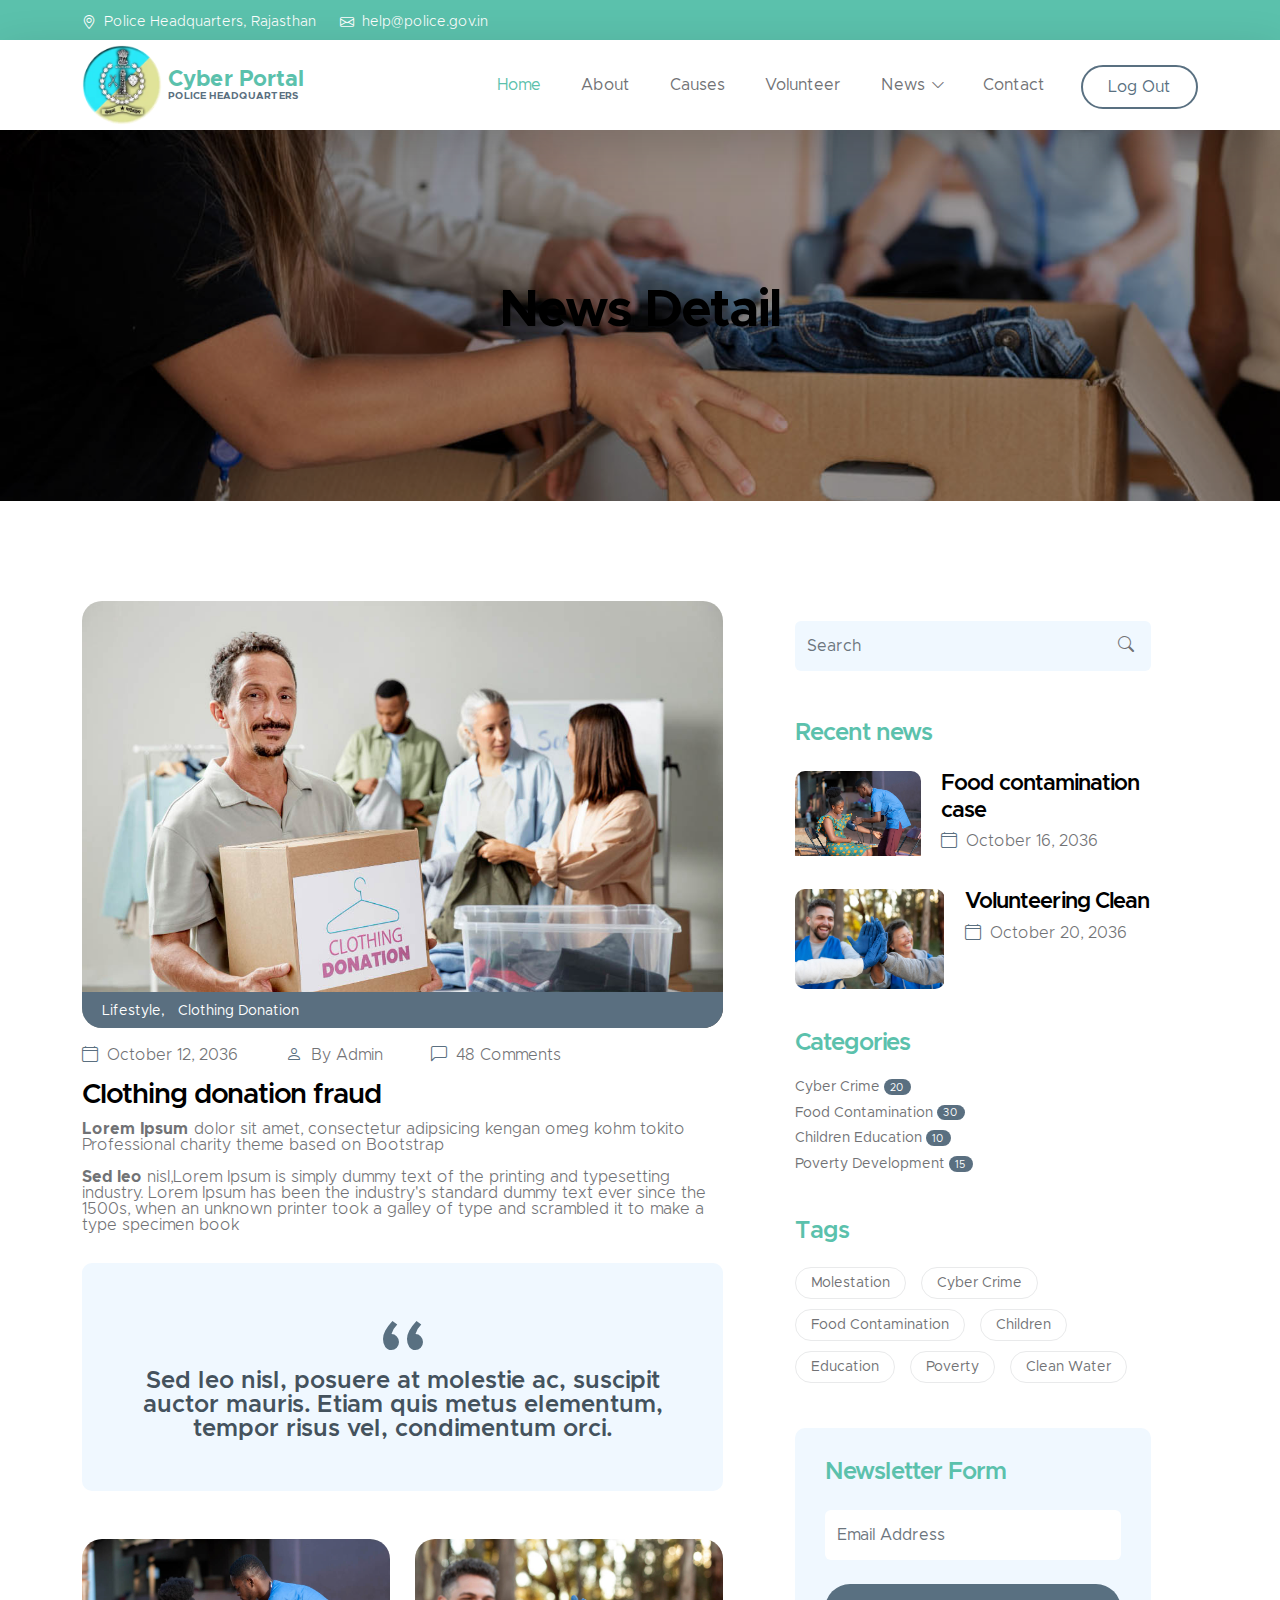
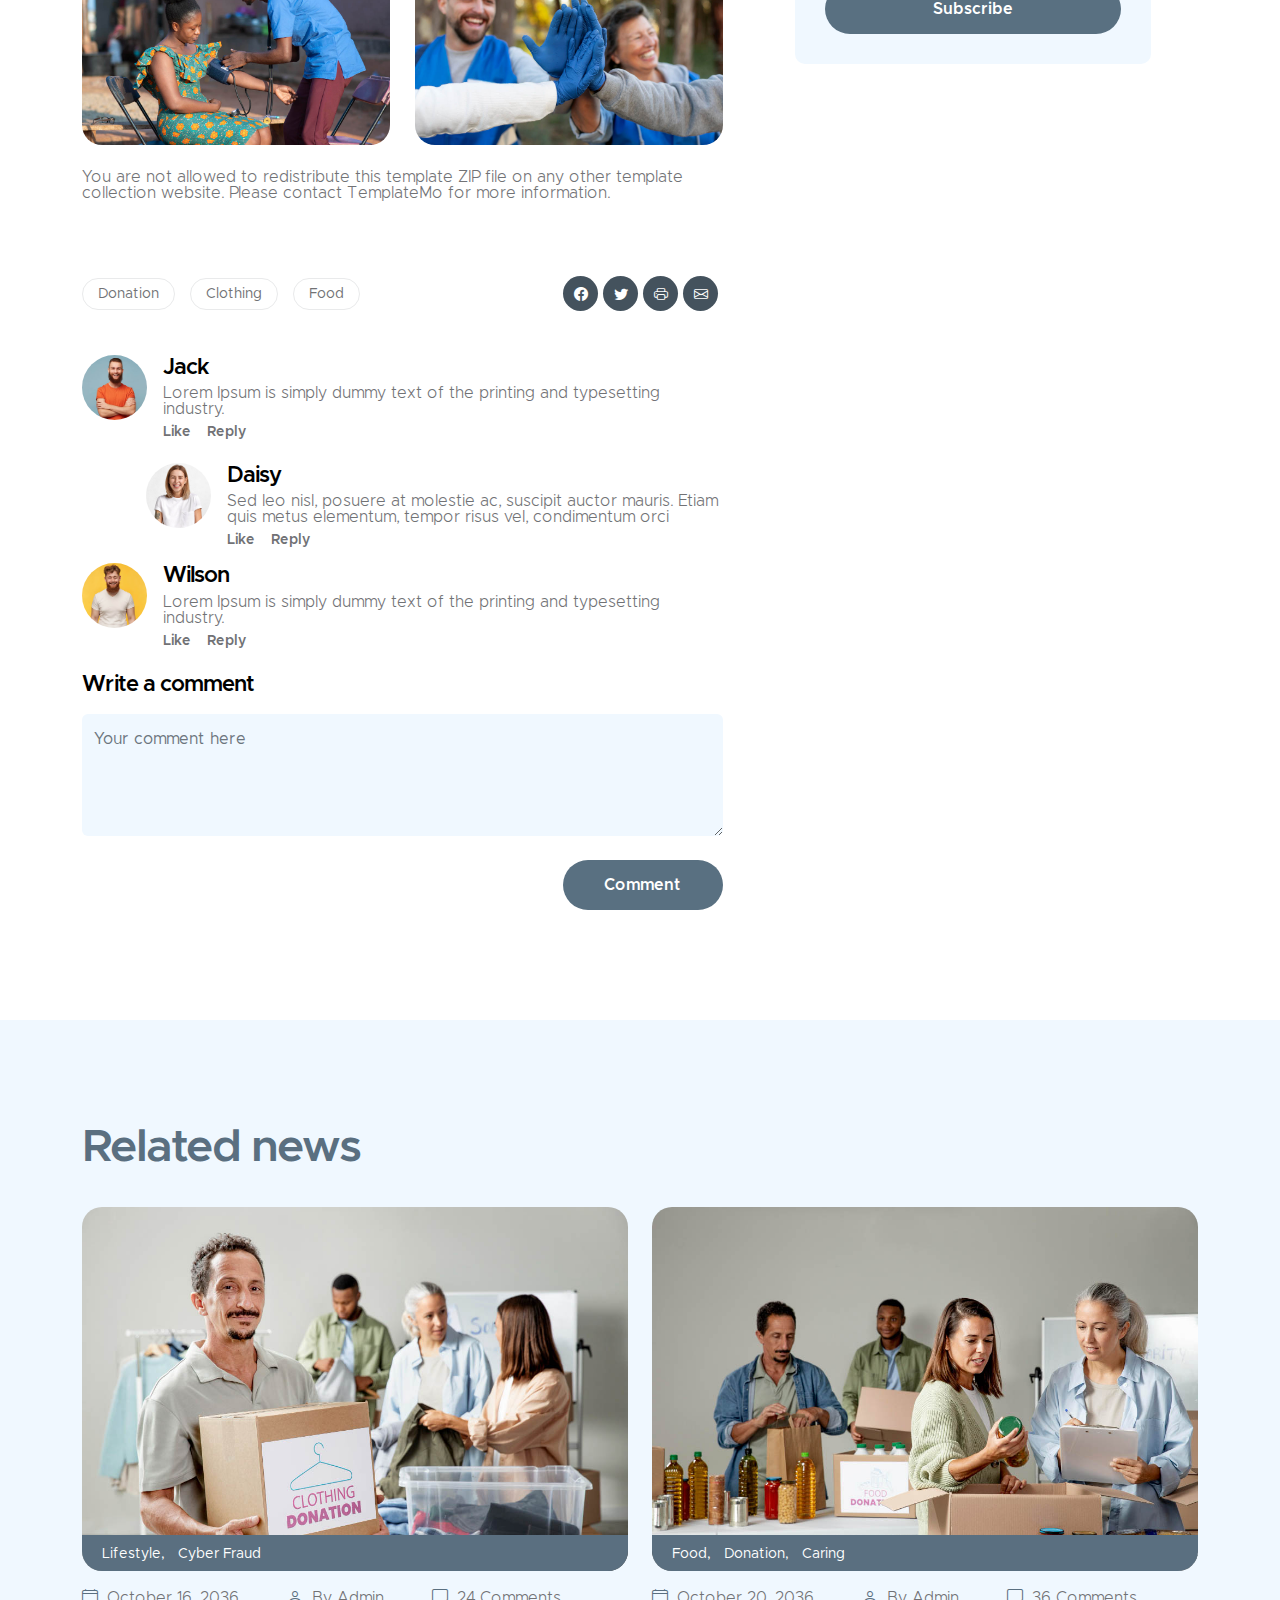
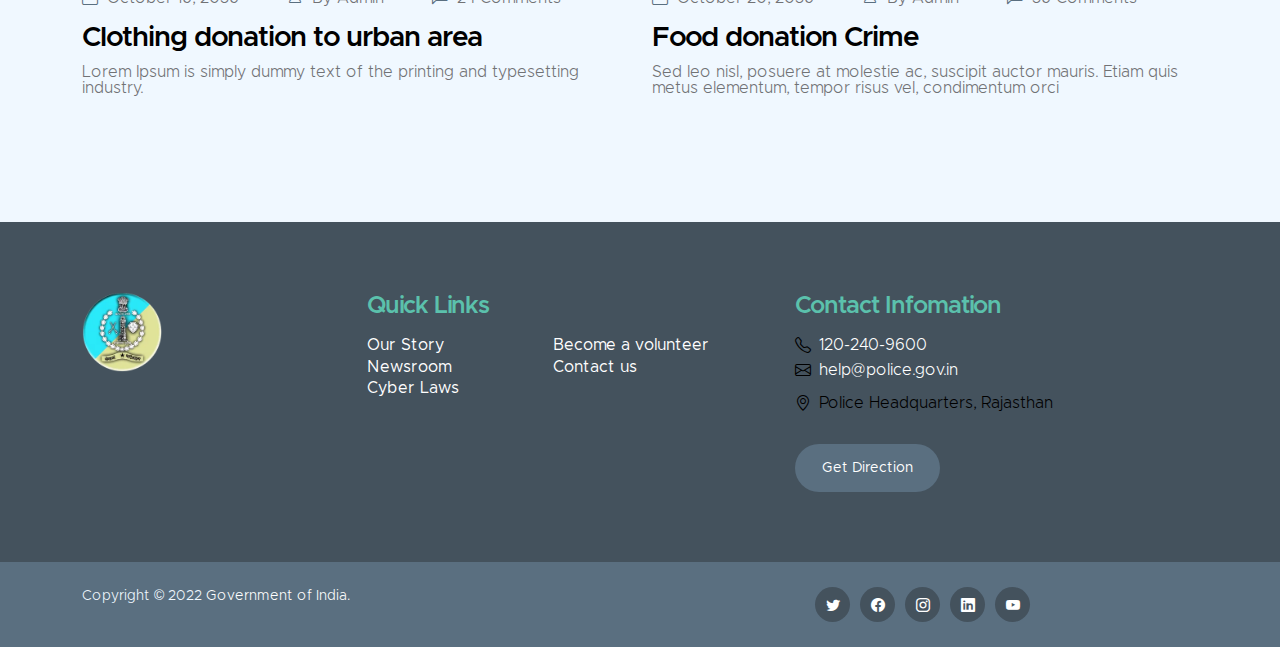
<file: news-detail.html>
<!doctype html>
<html lang="en">
    <head>
        <meta charset="utf-8">
        <meta name="viewport" content="width=device-width, initial-scale=1">

        <meta name="description" content="">
        <meta name="author" content="">

        <title>Cyber Report - News Detail</title>

        <!-- CSS FILES -->        
        <link href="css/bootstrap.min.css" rel="stylesheet">

        <link href="css/bootstrap-icons.css" rel="stylesheet">

        <link href="css/style.css" rel="stylesheet">

    </head>
    
    <body>

        <header class="site-header">
            <div class="container">
                <div class="row">
                    
                    <div class="col-lg-8 col-12 d-flex flex-wrap">
                        <p class="d-flex me-4 mb-0">
                            <i class="bi-geo-alt me-2"></i>
                            Police Headquarters, Rajasthan
                        </p>

                        <p class="d-flex mb-0">
                            <i class="bi-envelope me-2"></i>

                            <a href="mailto:info@company.com">
                                help@police.gov.in
                            </a>
                        </p>
                    </div>

                    <!-- <div class="col-lg-3 col-12 ms-auto d-lg-block d-none">
                        <ul class="social-icon">
                            <li class="social-icon-item">
                                <a href="#" class="social-icon-link bi-twitter"></a>
                            </li>

                            <li class="social-icon-item">
                                <a href="#" class="social-icon-link bi-facebook"></a>
                            </li>

                            <li class="social-icon-item">
                                <a href="#" class="social-icon-link bi-instagram"></a>
                            </li>

                            <li class="social-icon-item">
                                <a href="#" class="social-icon-link bi-youtube"></a>
                            </li>

                            <li class="social-icon-item">
                                <a href="#" class="social-icon-link bi-whatsapp"></a>
                            </li>
                        </ul>
                    </div> -->

                </div>
            </div>
        </header>

        <nav class="navbar navbar-expand-lg bg-light shadow-lg">
            <div class="container">
                <a class="navbar-brand" href="index.php">
                    <img src="images/Logo.png" class="logo img-fluid" alt="">
                    <span>
                        Cyber Portal
                        <small>POLICE HEADQUARTERS</small>
                    </span>
                </a>

                <button class="navbar-toggler" type="button" data-bs-toggle="collapse" data-bs-target="#navbarNav" aria-controls="navbarNav" aria-expanded="false" aria-label="Toggle navigation">
                    <span class="navbar-toggler-icon"></span>
                </button>

                <div class="collapse navbar-collapse" id="navbarNav">
                    <ul class="navbar-nav ms-auto">
                        <li class="nav-item">
                            <a class="nav-link smoothscroll" href="index.php#section_1">Home</a>
                        </li>

                        <li class="nav-item">
                            <a class="nav-link smoothscroll" href="index.php#section_2">About</a>
                        </li>

                        <li class="nav-item">
                            <a class="nav-link smoothscroll" href="index.php#section_3">Causes</a>
                        </li>

                        <li class="nav-item">
                            <a class="nav-link smoothscroll" href="index.php#section_4">Volunteer</a>
                        </li>

                        <li class="nav-item dropdown">
                            <a class="nav-link click-scroll dropdown-toggle" href="index.php#section_5" id="navbarLightDropdownMenuLink" role="button" data-bs-toggle="dropdown" aria-expanded="false">News</a>

                            <ul class="dropdown-menu dropdown-menu-light" aria-labelledby="navbarLightDropdownMenuLink">
                                <li><a class="dropdown-item active" href="news.html">News Listing</a></li>

                                <li><a class="dropdown-item" href="news-detail.html">News Detail</a></li>
                            </ul>
                        </li>

                        <li class="nav-item">
                            <a class="nav-link smoothscroll" href="index.php#section_6">Contact</a>
                        </li>

                        <li class="nav-item ms-3">
                            <a class="nav-link custom-btn custom-border-btn btn" href="logout.php">Log Out</a>
                        </li>
                    </ul>
                </div>
            </div>
        </nav>
        
        <main>

            <section class="news-detail-header-section text-center">
                <div class="section-overlay"></div>

                <div class="container">
                    <div class="row">

                        <div class="col-lg-12 col-12">
                            <h1 class="text-white">News Detail</h1>
                        </div>

                    </div>
                </div>
            </section>

            <section class="news-section section-padding">
                <div class="container">
                    <div class="row">

                        <div class="col-lg-7 col-12">
                            <div class="news-block">
                                <div class="news-block-top">
                                    <img src="images/news/medium-shot-volunteers-with-clothing-donations.jpg" class="news-image img-fluid" alt="">

                                    <div class="news-category-block">
                                        <a href="#" class="category-block-link">
                                            Lifestyle,
                                        </a>

                                        <a href="#" class="category-block-link">
                                            Clothing Donation
                                        </a>
                                    </div>
                                </div>

                                <div class="news-block-info">
                                    <div class="d-flex mt-2">
                                    <div class="news-block-date">
                                        <p>
                                            <i class="bi-calendar4 custom-icon me-1"></i>
                                            October 12, 2036
                                        </p>
                                    </div>

                                    <div class="news-block-author mx-5">
                                        <p>
                                            <i class="bi-person custom-icon me-1"></i>
                                            By Admin
                                        </p>
                                    </div>

                                    <div class="news-block-comment">
                                        <p>
                                            <i class="bi-chat-left custom-icon me-1"></i>
                                            48 Comments
                                        </p>
                                    </div>
                                </div>

                                <div class="news-block-title mb-2">
                                    <h4>Clothing donation fraud</h4>
                                </div>

                                    <div class="news-block-body">
                                        <p><strong>Lorem Ipsum</strong> dolor sit amet, consectetur adipsicing kengan omeg kohm tokito Professional charity theme based on Bootstrap</p>

                                        <p><strong>Sed leo</strong> nisl,Lorem Ipsum is simply dummy text of the printing and typesetting industry. Lorem Ipsum has been the industry's standard dummy text ever since the 1500s, when an unknown printer took a galley of type and scrambled it to make a type specimen book</p>

                                        <blockquote>Sed leo nisl, posuere at molestie ac, suscipit auctor mauris. Etiam quis metus elementum, tempor risus vel, condimentum orci.</blockquote>
                                    </div>

                                    <div class="row mt-5 mb-4">
                                        <div class="col-lg-6 col-12 mb-4 mb-lg-0">
                                            <img src="images/news/africa-humanitarian-aid-doctor.jpg" class="news-detail-image img-fluid" alt="">
                                        </div>

                                        <div class="col-lg-6 col-12">
                                            <img src="images/news/close-up-happy-people-working-together.jpg" class="news-detail-image img-fluid" alt="">
                                        </div>
                                    </div>

                                    <p>You are not allowed to redistribute this template ZIP file on any other template collection website. Please <a href="https://templatemo.com/contact" target="_blank">contact TemplateMo</a> for more information.</p>

                                    <div class="social-share border-top mt-5 py-4 d-flex flex-wrap align-items-center">
                                        <div class="tags-block me-auto">
                                            <a href="#" class="tags-block-link">
                                                Donation
                                            </a>

                                            <a href="#" class="tags-block-link">
                                                Clothing
                                            </a>

                                            <a href="#" class="tags-block-link">
                                                Food
                                            </a>
                                        </div>

                                        <div class="d-flex">
                                            <a href="#" class="social-icon-link bi-facebook"></a>

                                            <a href="#" class="social-icon-link bi-twitter"></a>

                                            <a href="#" class="social-icon-link bi-printer"></a>

                                            <a href="#" class="social-icon-link bi-envelope"></a>
                                        </div>
                                    </div>

                                    <div class="author-comment d-flex mt-3 mb-4">
                                        <img src="images/avatar/studio-portrait-emotional-happy-funny.jpg" class="img-fluid avatar-image" alt="">

                                        <div class="author-comment-info ms-3">
                                            <h6 class="mb-1">Jack</h6>

                                            <p class="mb-0">Lorem Ipsum is simply dummy text of the printing and typesetting industry.</p>

                                            <div class="d-flex mt-2">
                                                <a href="#" class="author-comment-link me-3">Like</a>

                                                <a href="#" class="author-comment-link">Reply</a>
                                            </div>
                                        </div>
                                    </div>

                                    <div class="author-comment d-flex ms-5 ps-3">
                                        <img src="images/avatar/pretty-blonde-woman-wearing-white-t-shirt.jpg" class="img-fluid avatar-image" alt="">

                                        <div class="author-comment-info ms-3">
                                            <h6 class="mb-1">Daisy</h6>

                                            <p class="mb-0">Sed leo nisl, posuere at molestie ac, suscipit auctor mauris. Etiam quis metus elementum, tempor risus vel, condimentum orci</p>

                                            <div class="d-flex mt-2">
                                                <a href="#" class="author-comment-link me-3">Like</a>

                                                <a href="#" class="author-comment-link">Reply</a>
                                            </div>
                                        </div>
                                    </div>

                                    <div class="author-comment d-flex mt-3 mb-4">
                                        <img src="images/avatar/portrait-young-redhead-bearded-male.jpg" class="img-fluid avatar-image" alt="">

                                        <div class="author-comment-info ms-3">
                                            <h6 class="mb-1">Wilson</h6>

                                            <p class="mb-0">Lorem Ipsum is simply dummy text of the printing and typesetting industry.</p>

                                            <div class="d-flex mt-2">
                                                <a href="#" class="author-comment-link me-3">Like</a>

                                                <a href="#" class="author-comment-link">Reply</a>
                                            </div>
                                        </div>
                                    </div>

                                    <form class="custom-form comment-form mt-4" action="#" method="post" role="form">
                                        <h6 class="mb-3">Write a comment</h6>

                                        <textarea name="comment-message" rows="4" class="form-control" id="comment-message" placeholder="Your comment here"></textarea>

                                        <div class="col-lg-3 col-md-4 col-6 ms-auto">
                                            <button type="submit" class="form-control">Comment</button>
                                        </div>
                                    </form>
                                </div>
                            </div>
                        </div>

                        <div class="col-lg-4 col-12 mx-auto mt-4 mt-lg-0">
                            <form class="custom-form search-form" action="#" method="post" role="form">
                                <input class="form-control" type="search" placeholder="Search" aria-label="Search">

                                <button type="submit" class="form-control">
                                    <i class="bi-search"></i>
                                </button>
                            </form>

                            <h5 class="mt-5 mb-3">Recent news</h5>

                            <div class="news-block news-block-two-col d-flex mt-4">
                                <div class="news-block-two-col-image-wrap">
                                    <a href="news-detail.html">
                                        <img src="images/news/africa-humanitarian-aid-doctor.jpg" class="news-image img-fluid" alt="">
                                    </a>
                                </div>

                                <div class="news-block-two-col-info">
                                    <div class="news-block-title mb-2">
                                        <h6><a href="news-detail.html" class="news-block-title-link">Food contamination case</a></h6>
                                    </div>

                                    <div class="news-block-date">
                                        <p>
                                            <i class="bi-calendar4 custom-icon me-1"></i>
                                            October 16, 2036
                                        </p>
                                    </div>
                                </div>
                            </div>

                            <div class="news-block news-block-two-col d-flex mt-4">
                                <div class="news-block-two-col-image-wrap">
                                    <a href="news-detail.html">
                                        <img src="images/news/close-up-happy-people-working-together.jpg" class="news-image img-fluid" alt="">
                                    </a>
                                </div>

                                <div class="news-block-two-col-info">
                                    <div class="news-block-title mb-2">
                                        <h6><a href="news-detail.html" class="news-block-title-link">Volunteering Clean</a></h6>
                                    </div>

                                    <div class="news-block-date">
                                        <p>
                                            <i class="bi-calendar4 custom-icon me-1"></i>
                                            October 20, 2036
                                        </p>
                                    </div>
                                </div>
                            </div>

                            <div class="category-block d-flex flex-column">
                                <h5 class="mb-3">Categories</h5>

                                <a href="#" class="category-block-link">
                                    Cyber Crime
                                    <span class="badge">20</span>
                                </a>

                                <a href="#" class="category-block-link">
                                    Food Contamination
                                    <span class="badge">30</span>
                                </a>

                                <a href="#" class="category-block-link">
                                    Children Education
                                    <span class="badge">10</span>
                                </a>

                                <a href="#" class="category-block-link">
                                    Poverty Development
                                    <span class="badge">15</span>
                                </a>

                               <!-- <a href="#" class="category-block-link">
                                    
                                    <span class="badge">20</span>
                                </a> --!>
                            </div>

                            <div class="tags-block">
                                <h5 class="mb-3">Tags</h5>

                                <a href="#" class="tags-block-link">
                                    Molestation
                                </a>

                                <a href="#" class="tags-block-link">
                                    Cyber Crime
                                </a>

                                <a href="#" class="tags-block-link">
                                    Food Contamination
                                </a>

                                <a href="#" class="tags-block-link">
                                    Children
                                </a>

                                <a href="#" class="tags-block-link">
                                    Education
                                </a>

                                <a href="#" class="tags-block-link">
                                    Poverty
                                </a>

                                <a href="#" class="tags-block-link">
                                    Clean Water
                                </a>
                            </div>

                            <form class="custom-form subscribe-form" action="#" method="post" role="form">
                                <h5 class="mb-4">Newsletter Form</h5>

                                <input type="email" name="subscribe-email" id="subscribe-email" pattern="[^ @]*@[^ @]*" class="form-control" placeholder="Email Address" required>

                                <div class="col-lg-12 col-12">
                                    <button type="submit" class="form-control">Subscribe</button>
                                </div>
                            </form>
                        </div>

                    </div>
                </div>
            </section>

            <section class="news-section section-padding section-bg">
                <div class="container">
                    <div class="row">

                        <div class="col-lg-12 col-12 mb-4">
                            <h2>Related news</h2>
                        </div>

                        <div class="col-lg-6 col-12">
                            <div class="news-block">
                                <div class="news-block-top">
                                    <a href="news-detail.html">
                                        <img src="images/news/medium-shot-volunteers-with-clothing-donations.jpg" class="news-image img-fluid" alt="">
                                    </a>

                                    <div class="news-category-block">
                                        <a href="#" class="category-block-link">
                                            Lifestyle,
                                        </a>

                                        <a href="#" class="category-block-link">
                                            Cyber Fraud
                                        </a>
                                    </div>
                                </div>

                                <div class="news-block-info">
                                    <div class="d-flex mt-2">
                                        <div class="news-block-date">
                                            <p>
                                                <i class="bi-calendar4 custom-icon me-1"></i>
                                                October 16, 2036
                                            </p>
                                        </div>

                                        <div class="news-block-author mx-5">
                                            <p>
                                                <i class="bi-person custom-icon me-1"></i>
                                                By Admin
                                            </p>
                                        </div>

                                        <div class="news-block-comment">
                                            <p>
                                                <i class="bi-chat-left custom-icon me-1"></i>
                                                24 Comments
                                            </p>
                                        </div>
                                    </div>

                                    <div class="news-block-title mb-2">
                                        <h4><a href="news-detail.html" class="news-block-title-link">Clothing donation to urban area</a></h4>
                                    </div>

                                    <div class="news-block-body">
                                        <p>Lorem Ipsum is simply dummy text of the printing and typesetting industry.</p>
                                    </div>
                                </div>
                            </div>
                        </div>

                        <div class="col-lg-6 col-12">
                            <div class="news-block">
                                <div class="news-block-top">
                                    <a href="news-detail.html">
                                        <img src="images/news/medium-shot-people-collecting-foodstuff.jpg" class="news-image img-fluid" alt="">
                                    </a>

                                    <div class="news-category-block">
                                        <a href="#" class="category-block-link">
                                            Food,
                                        </a>

                                        <a href="#" class="category-block-link">
                                            Donation,
                                        </a>

                                        <a href="#" class="category-block-link">
                                            Caring
                                        </a>
                                    </div>
                                </div>

                                <div class="news-block-info">
                                    <div class="d-flex mt-2">
                                        <div class="news-block-date">
                                            <p>
                                                <i class="bi-calendar4 custom-icon me-1"></i>
                                                October 20, 2036
                                            </p>
                                        </div>

                                        <div class="news-block-author mx-5">
                                            <p>
                                                <i class="bi-person custom-icon me-1"></i>
                                                By Admin
                                            </p>
                                        </div>

                                        <div class="news-block-comment">
                                            <p>
                                                <i class="bi-chat-left custom-icon me-1"></i>
                                                36 Comments
                                            </p>
                                        </div>
                                    </div>

                                    <div class="news-block-title mb-2">
                                        <h4><a href="news-detail.html" class="news-block-title-link">Food donation Crime</a></h4>
                                    </div>

                                    <div class="news-block-body">
                                        <p>Sed leo nisl, posuere at molestie ac, suscipit auctor mauris. Etiam quis metus elementum, tempor risus vel, condimentum orci</p>
                                    </div>
                                </div>
                            </div>
                        </div>

                    </div>
                </div>
            </section>
        </main>

        <footer class="site-footer">
            <div class="container">
                <div class="row">
                    <div class="col-lg-3 col-12 mb-4">
                        <img src="images/Logo.png" class="logo img-fluid" alt="">
                    </div>

                    <div class="col-lg-4 col-md-6 col-12 mb-4">
                        <h5 class="site-footer-title mb-3">Quick Links</h5>

                        <ul class="footer-menu">
                            <li class="footer-menu-item"><a href="#" class="footer-menu-link">Our Story</a></li>

                            <li class="footer-menu-item"><a href="#" class="footer-menu-link">Newsroom</a></li>

                            <li class="footer-menu-item"><a href="#" class="footer-menu-link">Cyber Laws</a></li>

                            <li class="footer-menu-item"><a href="#" class="footer-menu-link">Become a volunteer</a></li>

                            <li class="footer-menu-item"><a href="#" class="footer-menu-link">Contact us</a></li>
                        </ul>
                    </div>

                    <div class="col-lg-4 col-md-6 col-12 mx-auto">
                        <h5 class="site-footer-title mb-3">Contact Infomation</h5>

                        <p class="text-white d-flex mb-2">
                            <i class="bi-telephone me-2"></i>

                            <a href="tel: 120-240-9600" class="site-footer-link">
                                120-240-9600
                            </a>
                        </p>

                        <p class="text-white d-flex">
                            <i class="bi-envelope me-2"></i>

                            <a href="mailto:info@yourgmail.com" class="site-footer-link">
                                help@police.gov.in
                            </a>
                        </p>

                        <p class="text-white d-flex mt-3">
                            <i class="bi-geo-alt me-2"></i>
                            Police Headquarters, Rajasthan
                        </p>

                        <a href="#" class="custom-btn btn mt-3">Get Direction</a>
                    </div>
                </div>
            </div>

            <div class="site-footer-bottom">
                <div class="container">
                    <div class="row">

                        <div class="col-lg-6 col-md-7 col-12">
                            <p class="copyright-text mb-0">Copyright © 2022 <a href="#">Government of India.</a> 
                        	</p>
                        </div>
                        
                        <div class="col-lg-6 col-md-5 col-12 d-flex justify-content-center align-items-center mx-auto">
                            <ul class="social-icon">
                                <li class="social-icon-item">
                                    <a href="#" class="social-icon-link bi-twitter"></a>
                                </li>

                                <li class="social-icon-item">
                                    <a href="#" class="social-icon-link bi-facebook"></a>
                                </li>

                                <li class="social-icon-item">
                                    <a href="#" class="social-icon-link bi-instagram"></a>
                                </li>

                                <li class="social-icon-item">
                                    <a href="#" class="social-icon-link bi-linkedin"></a>
                                </li>

                                <li class="social-icon-item">
                                    <a href="#" class="social-icon-link bi-youtube"></a>
                                </li>
                            </ul>
                        </div>
                        
                    </div>
                </div>
            </div>
        </footer>
        <!-- JAVASCRIPT FILES -->
        <script src="js/jquery.min.js"></script>
        <script src="js/bootstrap.min.js"></script>
        <script src="js/jquery.sticky.js"></script>
        <script src="js/click-scroll.js"></script>
        <script src="js/counter.js"></script>
        <script src="js/custom.js"></script>

    </body>
</html>
</file>
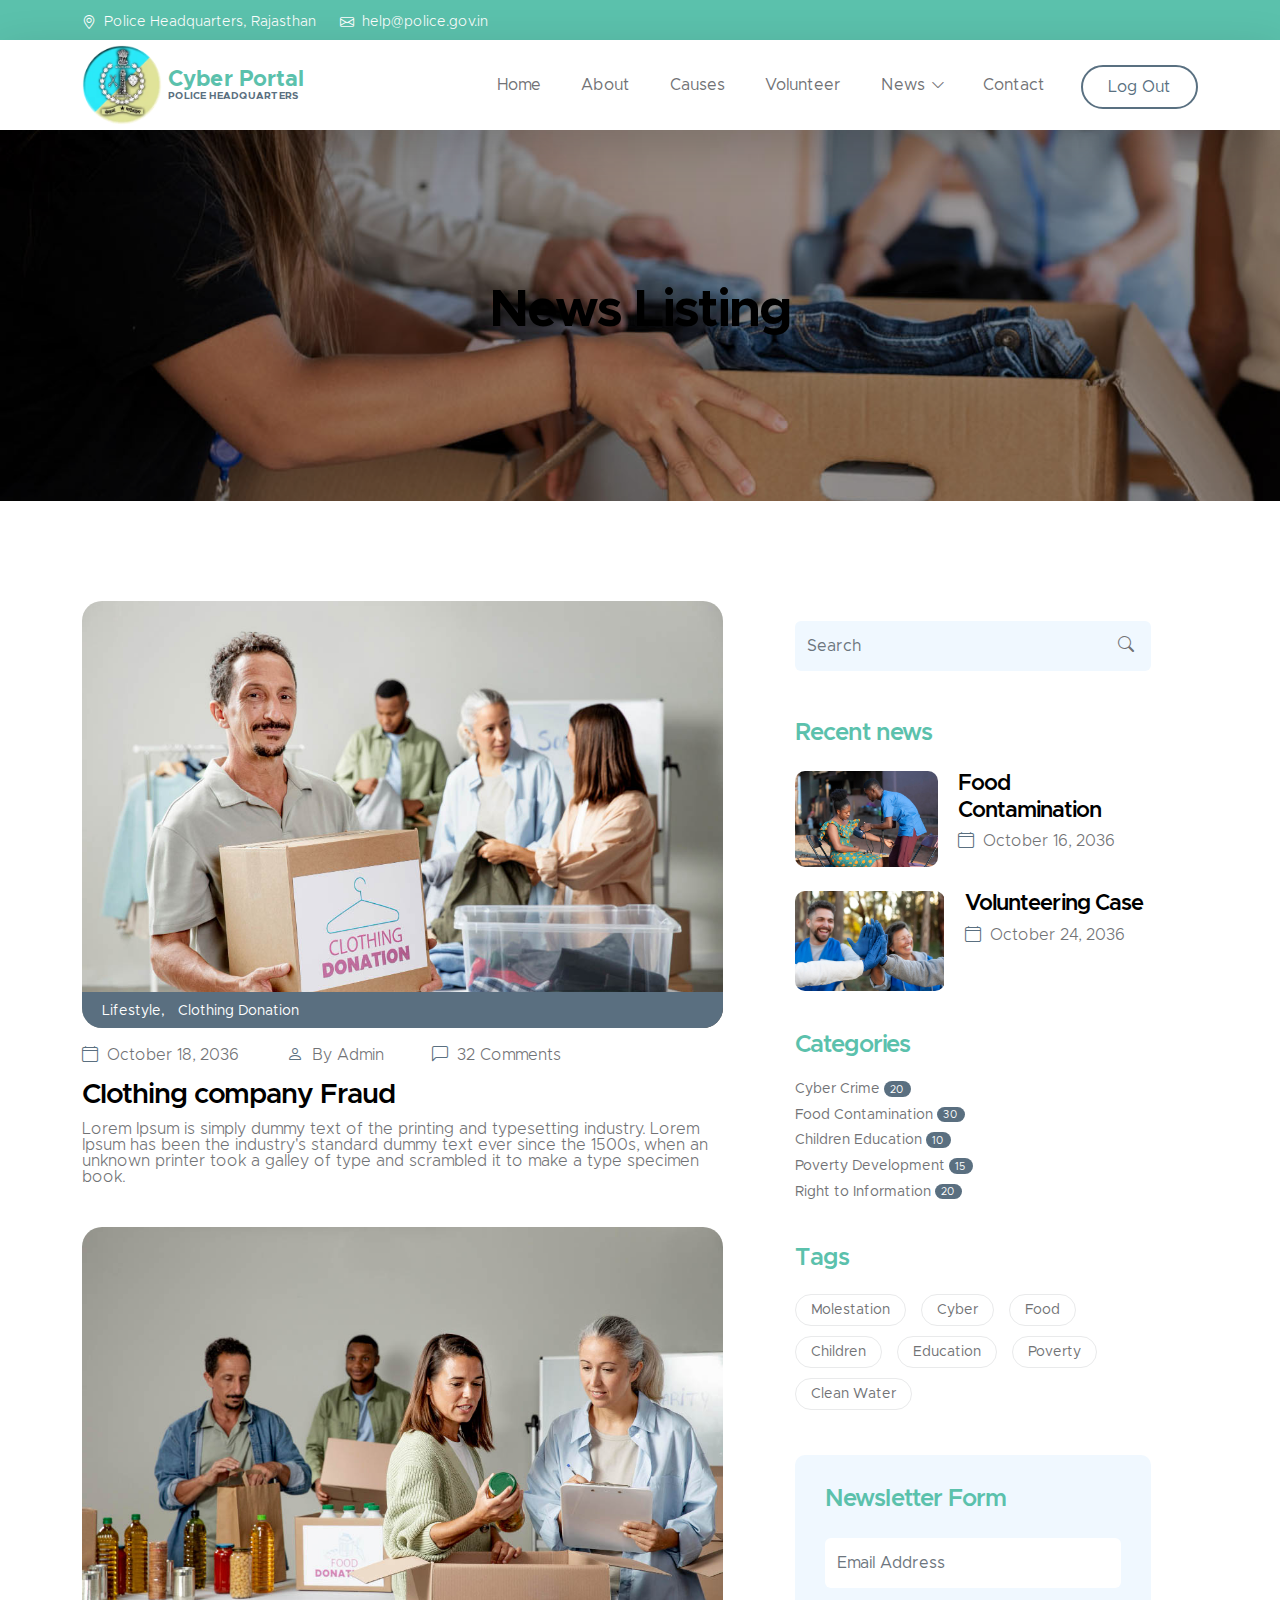
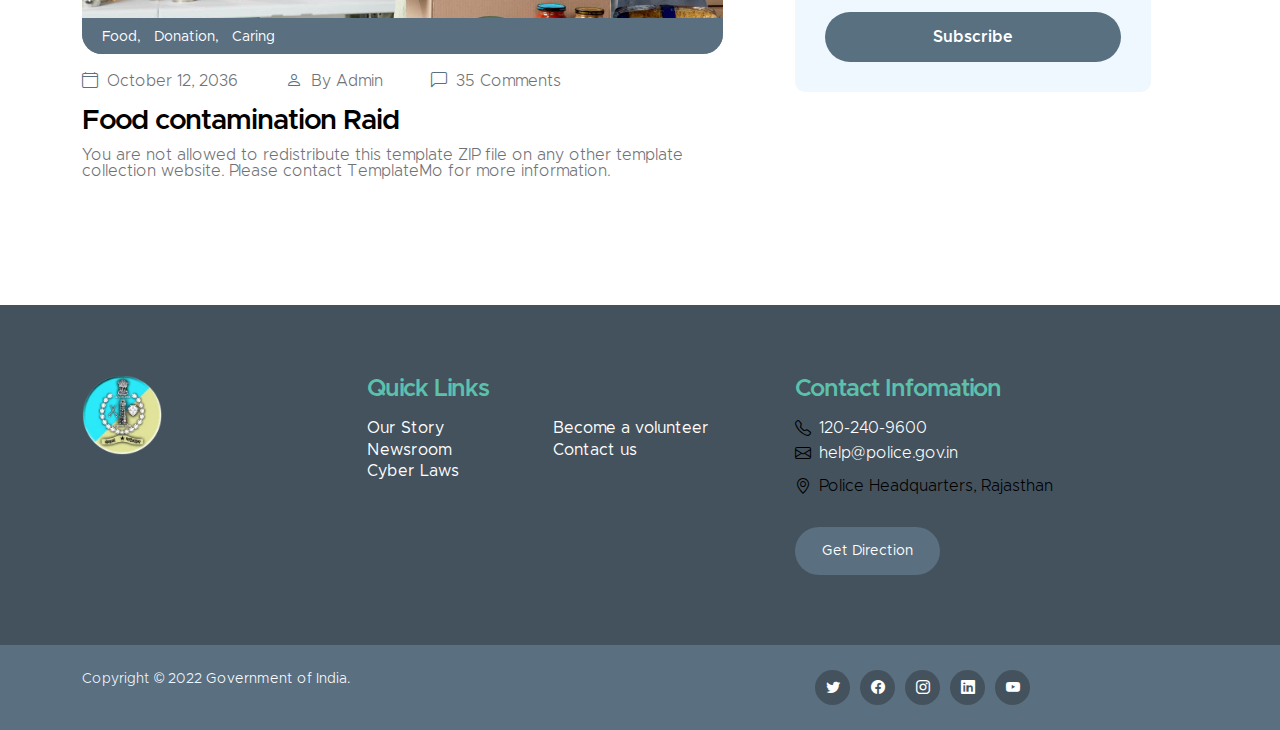
<file: news.html>
<!doctype html>
<html lang="en">
    <head>
        <meta charset="utf-8">
        <meta name="viewport" content="width=device-width, initial-scale=1">

        <meta name="description" content="">
        <meta name="author" content="">

        <title>Crime Report</title>

        <!-- CSS FILES -->        
        <link href="css/bootstrap.min.css" rel="stylesheet">

        <link href="css/bootstrap-icons.css" rel="stylesheet">

        <link href="css/style.css" rel="stylesheet">

    </head>
    
    <body>

        <header class="site-header">
            <div class="container">
                <div class="row">
                    
                    <div class="col-lg-8 col-12 d-flex flex-wrap">
                        <p class="d-flex me-4 mb-0">
                            <i class="bi-geo-alt me-2"></i>
                            Police Headquarters, Rajasthan
                        </p>

                        <p class="d-flex mb-0">
                            <i class="bi-envelope me-2"></i>

                            <a href="mailto:info@company.com">
                                help@police.gov.in
                            </a>
                        </p>
                    </div>

                    <!-- <div class="col-lg-3 col-12 ms-auto d-lg-block d-none">
                        <ul class="social-icon">
                            <li class="social-icon-item">
                                <a href="#" class="social-icon-link bi-twitter"></a>
                            </li>

                            <li class="social-icon-item">
                                <a href="#" class="social-icon-link bi-facebook"></a>
                            </li>

                            <li class="social-icon-item">
                                <a href="#" class="social-icon-link bi-instagram"></a>
                            </li>

                            <li class="social-icon-item">
                                <a href="#" class="social-icon-link bi-youtube"></a>
                            </li>

                            <li class="social-icon-item">
                                <a href="#" class="social-icon-link bi-whatsapp"></a>
                            </li>
                        </ul>
                    </div> -->

                </div>
            </div>
        </header>

        <nav class="navbar navbar-expand-lg bg-light shadow-lg">
            <div class="container">
                <a class="navbar-brand" href="index.php">
                    <img src="images/Logo.png" class="logo img-fluid" alt="">
                    <span>
                        Cyber Portal
                        <small>POLICE HEADQUARTERS</small>
                    </span>
                </a>

                <button class="navbar-toggler" type="button" data-bs-toggle="collapse" data-bs-target="#navbarNav" aria-controls="navbarNav" aria-expanded="false" aria-label="Toggle navigation">
                    <span class="navbar-toggler-icon"></span>
                </button>

                <div class="collapse navbar-collapse" id="navbarNav">
                    <ul class="navbar-nav ms-auto">
                        <li class="nav-item">
                            <a class="nav-link smoothscroll" href="index.php#section_1">Home</a>
                        </li>

                        <li class="nav-item">
                            <a class="nav-link smoothscroll" href="index.php#section_2">About</a>
                        </li>

                        <li class="nav-item">
                            <a class="nav-link smoothscroll" href="index.php#section_3">Causes</a>
                        </li>

                        <li class="nav-item">
                            <a class="nav-link smoothscroll" href="index.php#section_4">Volunteer</a>
                        </li>

                        <li class="nav-item dropdown">
                            <a class="nav-link click-scroll dropdown-toggle" href="index.php#section_5" id="navbarLightDropdownMenuLink" role="button" data-bs-toggle="dropdown" aria-expanded="false">News</a>

                            <ul class="dropdown-menu dropdown-menu-light" aria-labelledby="navbarLightDropdownMenuLink">
                                <li><a class="dropdown-item active" href="news.html">News Listing</a></li>

                                <li><a class="dropdown-item" href="news-detail.html">News Detail</a></li>
                            </ul>
                        </li>

                        <li class="nav-item">
                            <a class="nav-link smoothscroll" href="index.php#section_6">Contact</a>
                        </li>

                        <li class="nav-item ms-3">
                            <a class="nav-link custom-btn custom-border-btn btn" href="logout.php">Log Out</a>
                        </li>
                    </ul>
                </div>
            </div>
        </nav>

        <main>

            <section class="news-detail-header-section text-center">
                <div class="section-overlay"></div>

                <div class="container">
                    <div class="row">

                        <div class="col-lg-12 col-12">
                            <h1 class="text-white">News Listing</h1>
                        </div>

                    </div>
                </div>
            </section>

            <section class="news-section section-padding">
                <div class="container">
                    <div class="row">

                        <div class="col-lg-7 col-12">
                            <div class="news-block">
                                <div class="news-block-top">
                                    <a href="news-detail.html">
                                        <img src="images/news/medium-shot-volunteers-with-clothing-donations.jpg" class="news-image img-fluid" alt="">
                                    </a>

                                    <div class="news-category-block">
                                        <a href="#" class="category-block-link">
                                            Lifestyle,
                                        </a>

                                        <a href="#" class="category-block-link">
                                            Clothing Donation
                                        </a>
                                    </div>
                                </div>

                                <div class="news-block-info">
                                    <div class="d-flex mt-2">
                                        <div class="news-block-date">
                                            <p>
                                                <i class="bi-calendar4 custom-icon me-1"></i>
                                                October 18, 2036
                                            </p>
                                        </div>

                                        <div class="news-block-author mx-5">
                                            <p>
                                                <i class="bi-person custom-icon me-1"></i>
                                                By Admin
                                            </p>
                                        </div>

                                        <div class="news-block-comment">
                                            <p>
                                                <i class="bi-chat-left custom-icon me-1"></i>
                                                32 Comments
                                            </p>
                                        </div>
                                    </div>

                                    <div class="news-block-title mb-2">
                                        <h4><a href="news-detail.html" class="news-block-title-link">Clothing company Fraud</a></h4>
                                    </div>

                                    <div class="news-block-body">
                                        <p>Lorem Ipsum is simply dummy text of the printing and typesetting industry. Lorem Ipsum has been the industry's standard dummy text ever since the 1500s, when an unknown printer took a galley of type and scrambled it to make a type specimen book.</p>
                                    </div>
                                </div>
                            </div>

                            <div class="news-block mt-3">
                                <div class="news-block-top">
                                    <a href="news-detail.html">
                                        <img src="images/news/medium-shot-people-collecting-foodstuff.jpg" class="news-image img-fluid" alt="">
                                    </a>

                                    <div class="news-category-block">
                                        <a href="#" class="category-block-link">
                                            Food,
                                        </a>

                                        <a href="#" class="category-block-link">
                                            Donation,
                                        </a>

                                        <a href="#" class="category-block-link">
                                            Caring
                                        </a>
                                    </div>
                                </div>

                                <div class="news-block-info">
                                    <div class="d-flex mt-2">
                                        <div class="news-block-date">
                                            <p>
                                                <i class="bi-calendar4 custom-icon me-1"></i>
                                                October 12, 2036
                                            </p>
                                        </div>

                                        <div class="news-block-author mx-5">
                                            <p>
                                                <i class="bi-person custom-icon me-1"></i>
                                                By Admin
                                            </p>
                                        </div>

                                        <div class="news-block-comment">
                                            <p>
                                                <i class="bi-chat-left custom-icon me-1"></i>
                                                35 Comments
                                            </p>
                                        </div>
                                    </div>

                                    <div class="news-block-title mb-2">
                                        <h4><a href="news-detail.html" class="news-block-title-link">Food contamination Raid</a></h4>
                                    </div>

                                    <div class="news-block-body">
                                        <p>You are not allowed to redistribute this template ZIP file on any other template collection website. Please <a href="https://templatemo.com/contact" target="_blank">contact TemplateMo</a> for more information.</p>
                                    </div>
                                </div>
                            </div>
                        </div>

                        <div class="col-lg-4 col-12 mx-auto mt-4 mt-lg-0">
                            <form class="custom-form search-form" action="#" method="post" role="form">
                                <input class="form-control" type="search" placeholder="Search" aria-label="Search">

                                <button type="submit" class="form-control">
                                    <i class="bi-search"></i>
                                </button>
                            </form>

                            <h5 class="mt-5 mb-3">Recent news</h5>

                            <div class="news-block news-block-two-col d-flex mt-4">
                                <div class="news-block-two-col-image-wrap">
                                    <a href="news-detail.html">
                                        <img src="images/news/africa-humanitarian-aid-doctor.jpg" class="news-image img-fluid" alt="">
                                    </a>
                                </div>

                                <div class="news-block-two-col-info">
                                    <div class="news-block-title mb-2">
                                        <h6><a href="news-detail.html" class="news-block-title-link">Food Contamination</a></h6>
                                    </div>

                                    <div class="news-block-date">
                                        <p>
                                            <i class="bi-calendar4 custom-icon me-1"></i>
                                            October 16, 2036
                                        </p>
                                    </div>
                                </div>
                            </div>

                            <div class="news-block news-block-two-col d-flex mt-4">
                                <div class="news-block-two-col-image-wrap">
                                    <a href="news-detail.html">
                                        <img src="images/news/close-up-happy-people-working-together.jpg" class="news-image img-fluid" alt="">
                                    </a>
                                </div>

                                <div class="news-block-two-col-info">
                                    <div class="news-block-title mb-2">
                                        <h6><a href="news-detail.html" class="news-block-title-link">Volunteering Case</a></h6>
                                    </div>

                                    <div class="news-block-date">
                                        <p>
                                            <i class="bi-calendar4 custom-icon me-1"></i>
                                            October 24, 2036
                                        </p>
                                    </div>
                                </div>
                            </div>

                            <div class="category-block d-flex flex-column">
                                <h5 class="mb-3">Categories</h5>

                                <a href="#" class="category-block-link">
                                    Cyber Crime
                                    <span class="badge">20</span>
                                </a>

                                <a href="#" class="category-block-link">
                                    Food Contamination
                                    <span class="badge">30</span>
                                </a>

                                <a href="#" class="category-block-link">
                                    Children Education
                                    <span class="badge">10</span>
                                </a>

                                <a href="#" class="category-block-link">
                                    Poverty Development
                                    <span class="badge">15</span>
                                </a>

                                <a href="#" class="category-block-link">
                                    Right to Information
                                    <span class="badge">20</span>
                                </a>
                            </div>

                            <div class="tags-block">
                                <h5 class="mb-3">Tags</h5>

                                <a href="#" class="tags-block-link">
                                    Molestation
                                </a>

                                <a href="#" class="tags-block-link">
                                    Cyber
                                </a>

                                <a href="#" class="tags-block-link">
                                    Food
                                </a>

                                <a href="#" class="tags-block-link">
                                    Children
                                </a>

                                <a href="#" class="tags-block-link">
                                    Education
                                </a>

                                <a href="#" class="tags-block-link">
                                    Poverty
                                </a>

                                <a href="#" class="tags-block-link">
                                    Clean Water
                                </a>
                            </div>

                            <form class="custom-form subscribe-form" action="#" method="post" role="form">
                                <h5 class="mb-4">Newsletter Form</h5>

                                <input type="email" name="subscribe-email" id="subscribe-email" pattern="[^ @]*@[^ @]*" class="form-control" placeholder="Email Address" required>

                                <div class="col-lg-12 col-12">
                                    <button type="submit" class="form-control">Subscribe</button>
                                </div>
                            </form>
                        </div>

                    </div>
                </div>
            </section>
        </main>

        <footer class="site-footer">
            <div class="container">
                <div class="row">
                    <div class="col-lg-3 col-12 mb-4">
                        <img src="images/Logo.png" class="logo img-fluid" alt="">
                    </div>

                    <div class="col-lg-4 col-md-6 col-12 mb-4">
                        <h5 class="site-footer-title mb-3">Quick Links</h5>

                        <ul class="footer-menu">
                            <li class="footer-menu-item"><a href="#" class="footer-menu-link">Our Story</a></li>

                            <li class="footer-menu-item"><a href="#" class="footer-menu-link">Newsroom</a></li>

                            <li class="footer-menu-item"><a href="#" class="footer-menu-link">Cyber Laws</a></li>

                            <li class="footer-menu-item"><a href="#" class="footer-menu-link">Become a volunteer</a></li>

                            <li class="footer-menu-item"><a href="#" class="footer-menu-link">Contact us</a></li>
                        </ul>
                    </div>

                    <div class="col-lg-4 col-md-6 col-12 mx-auto">
                        <h5 class="site-footer-title mb-3">Contact Infomation</h5>

                        <p class="text-white d-flex mb-2">
                            <i class="bi-telephone me-2"></i>

                            <a href="tel: 120-240-9600" class="site-footer-link">
                                120-240-9600
                            </a>
                        </p>

                        <p class="text-white d-flex">
                            <i class="bi-envelope me-2"></i>

                            <a href="mailto:info@yourgmail.com" class="site-footer-link">
                                help@police.gov.in
                            </a>
                        </p>

                        <p class="text-white d-flex mt-3">
                            <i class="bi-geo-alt me-2"></i>
                            Police Headquarters, Rajasthan
                        </p>

                        <a href="#" class="custom-btn btn mt-3">Get Direction</a>
                    </div>
                </div>
            </div>

            <div class="site-footer-bottom">
                <div class="container">
                    <div class="row">

                        <div class="col-lg-6 col-md-7 col-12">
                            <p class="copyright-text mb-0">Copyright © 2022 <a href="#">Government of India.</a> 
                        	</p>
                        </div>
                        
                        <div class="col-lg-6 col-md-5 col-12 d-flex justify-content-center align-items-center mx-auto">
                            <ul class="social-icon">
                                <li class="social-icon-item">
                                    <a href="#" class="social-icon-link bi-twitter"></a>
                                </li>

                                <li class="social-icon-item">
                                    <a href="#" class="social-icon-link bi-facebook"></a>
                                </li>

                                <li class="social-icon-item">
                                    <a href="#" class="social-icon-link bi-instagram"></a>
                                </li>

                                <li class="social-icon-item">
                                    <a href="#" class="social-icon-link bi-linkedin"></a>
                                </li>

                                <li class="social-icon-item">
                                    <a href="#" class="social-icon-link bi-youtube"></a>
                                </li>
                            </ul>
                        </div>
                        
                    </div>
                </div>
            </div>
        </footer>
        <!-- JAVASCRIPT FILES -->
        <script src="js/jquery.min.js"></script>
        <script src="js/bootstrap.min.js"></script>
        <script src="js/jquery.sticky.js"></script>
        <script src="js/counter.js"></script>
        <script src="js/custom.js"></script>

    </body>
</html>
</file>
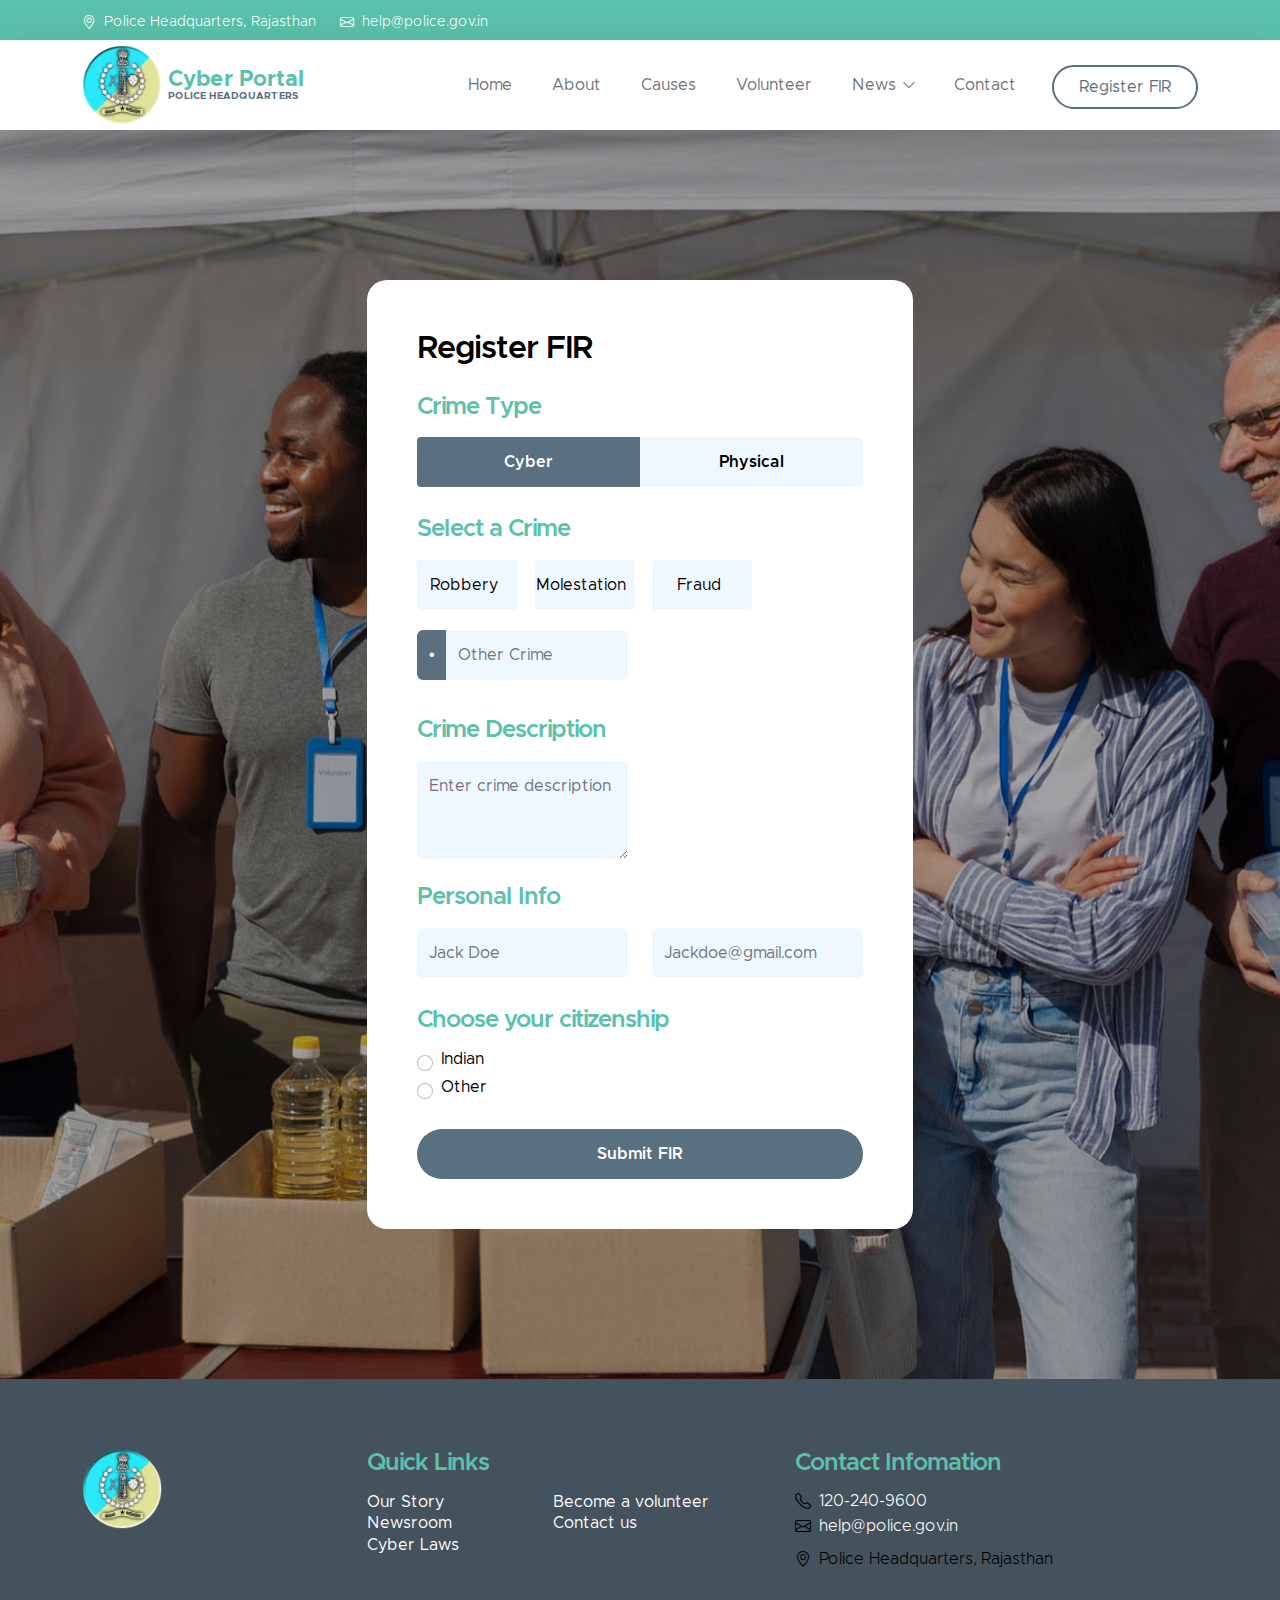
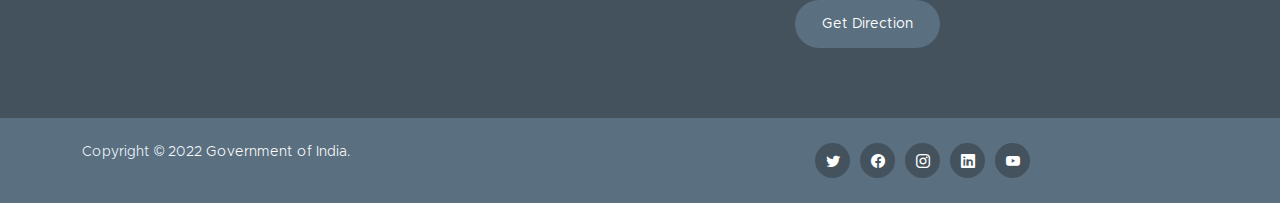
<file: register_fir.html>
<!doctype html>
<html lang="en">
    <head>
        <meta charset="utf-8">
        <meta name="viewport" content="width=device-width, initial-scale=1">

        <meta name="description" content="">
        <meta name="author" content="">

        <title>Crime Report - FIR</title>

        <!-- CSS FILES -->        
        <link href="css/bootstrap.min.css" rel="stylesheet">

        <link href="css/bootstrap-icons.css" rel="stylesheet">

        <link href="css/style.css" rel="stylesheet">

    </head>
    
    <body>

        <header class="site-header">
            <div class="container">
                <div class="row">
                    
                    <div class="col-lg-8 col-12 d-flex flex-wrap">
                        <p class="d-flex me-4 mb-0">
                            <i class="bi-geo-alt me-2"></i>
                            Police Headquarters, Rajasthan
                        </p>

                        <p class="d-flex mb-0">
                            <i class="bi-envelope me-2"></i>

                            <a href="mailto:info@company.com">
                                help@police.gov.in
                            </a>
                        </p>
                    </div>

                    <!-- <div class="col-lg-3 col-12 ms-auto d-lg-block d-none">
                        <ul class="social-icon">
                            <li class="social-icon-item">
                                <a href="#" class="social-icon-link bi-twitter"></a>
                            </li>

                            <li class="social-icon-item">
                                <a href="#" class="social-icon-link bi-facebook"></a>
                            </li>

                            <li class="social-icon-item">
                                <a href="#" class="social-icon-link bi-instagram"></a>
                            </li>

                            <li class="social-icon-item">
                                <a href="#" class="social-icon-link bi-youtube"></a>
                            </li>

                            <li class="social-icon-item">
                                <a href="#" class="social-icon-link bi-whatsapp"></a>
                            </li>
                        </ul>
                    </div> -->

                </div>
            </div>
        </header>

        <nav class="navbar navbar-expand-lg bg-light shadow-lg">
            <div class="container">
                <a class="navbar-brand" href="index.php">
                    <img src="images/Logo.png" class="logo img-fluid" alt="">
                    <span>
                        Cyber Portal 
                        <small>POLICE HEADQUARTERS</small>
                    </span>
                </a>

                <button class="navbar-toggler" type="button" data-bs-toggle="collapse" data-bs-target="#navbarNav" aria-controls="navbarNav" aria-expanded="false" aria-label="Toggle navigation">
                    <span class="navbar-toggler-icon"></span>
                </button>

                <div class="collapse navbar-collapse" id="navbarNav">
                    <ul class="navbar-nav ms-auto">
                        <li class="nav-item">
                            <a class="nav-link click-scroll" href="index.php#section_1">Home</a>
                        </li>

                        <li class="nav-item">
                            <a class="nav-link click-scroll" href="index.php#section_2">About</a>
                        </li>

                        <li class="nav-item">
                            <a class="nav-link click-scroll" href="index.php#section_3">Causes</a>
                        </li>

                        <li class="nav-item">
                            <a class="nav-link click-scroll" href="index.php#section_4">Volunteer</a>
                        </li>

                        <li class="nav-item dropdown">
                            <a class="nav-link click-scroll dropdown-toggle" href="index.php#section_5" id="navbarLightDropdownMenuLink" role="button" data-bs-toggle="dropdown" aria-expanded="false">News</a>

                            <ul class="dropdown-menu dropdown-menu-light" aria-labelledby="navbarLightDropdownMenuLink">
                                <li><a class="dropdown-item" href="news.html">News Listing</a></li>

                                <li><a class="dropdown-item" href="news-detail.html">News Detail</a></li>
                            </ul>
                        </li>

                        <li class="nav-item">
                            <a class="nav-link click-scroll" href="index.php#section_6">Contact</a>
                        </li>

                        <li class="nav-item ms-3">
                            <a class="nav-link custom-btn custom-border-btn btn" href="register_fir.html">Register FIR</a>
                        </li>
                    </ul>
                </div>
            </div>
        </nav>

        <main>

            <section class="donate-section">
                <div class="section-overlay"></div>
                <div class="container">
                    <div class="row">

                        <div class="col-lg-6 col-12 mx-auto">
                            <form class="custom-form donate-form" action="register_fir.php" method="post" role="form">
                                <h3 class="mb-4">Register FIR</h3>
                            
                                <div class="row">
                                    <div class="col-lg-12 col-12">
                                        <h5 class="mb-3">Crime Type</h5>
                                    </div>
                            
                                    <div class="col-lg-6 col-6 form-check-group form-check-group-donation-frequency">
                                        <div class="form-check form-check-radio">
                                            <input class="form-check-input" type="radio" name="crimeType" id="DonationFrequencyOne" checked value="Cyber">
                                            <label class="form-check-label" for="DonationFrequencyOne">
                                                Cyber
                                            </label>
                                        </div>
                                    </div>
                            
                                    <div class="col-lg-6 col-6 form-check-group form-check-group-donation-frequency">
                                        <div class="form-check form-check-radio">
                                            <input class="form-check-input" type="radio" name="crimeType" id="DonationFrequencyMonthly" value="Physical">
                                            <label class="form-check-label" for="DonationFrequencyMonthly">
                                                Physical
                                            </label>
                                        </div>
                                    </div>
                            
                                    <div class="col-lg-12 col-12">
                                        <h5 class="mt-2 mb-3">Select a Crime</h5>
                                    </div>
                            
                                    <div class="col-lg-3 col-md-6 col-6 form-check-group">
                                        <div class="form-check form-check-radio">
                                            <input class="form-check-input" type="radio" name="flexRadioDefault" id="flexRadioDefault2" value="Robbery">
                                            <label class="form-check-label" for="flexRadioDefault2">
                                                Robbery
                                            </label>
                                        </div>
                                    </div>
                            
                                    <div class="col-lg-3 col-md-6 col-6 form-check-group">
                                        <div class="form-check form-check-radio">
                                            <input class="form-check-input" type="radio" name="flexRadioDefault" id="flexRadioDefault3" value="Molestation">
                                            <label class="form-check-label" for="flexRadioDefault3">
                                                Molestation
                                            </label>
                                        </div>
                                    </div>
                            
                                    <div class="col-lg-3 col-md-6 col-6 form-check-group">
                                        <div class="form-check form-check-radio">
                                            <input class="form-check-input" type="radio" name="flexRadioDefault" id="flexRadioDefault4" value="Fraud">
                                            <label class="form-check-label" for="flexRadioDefault4">
                                                Fraud
                                            </label>
                                        </div>
                                    </div>
                            
                                    <div class="col-lg-6 col-12 form-check-group">
                                        <div class="input-group">
                                            <span class="input-group-text" id="basic-addon1">•</span>
                                            <input type="text" class="form-control" name="otherCrime" placeholder="Other Crime" aria-label="Other Crime" aria-describedby="basic-addon1">
                                        </div>
                                    </div>
                            
                                    <div class="col-lg-12 col-12 mt-2">
                                        <h5 class="mt-2 mb-3">Crime Description</h5>
                                    </div>
                            
                                    <div class="col-lg-6 col-12 form-check-group">
                                        <textarea class="form-control" name="crimeDescription" placeholder="Enter crime description" rows="3" required></textarea>
                                    </div>
                            
                                    <div class="col-lg-12 col-12">
                                        <h5 class="mt-1">Personal Info</h5>
                                    </div>
                            
                                    <div class="col-lg-6 col-12 mt-2">
                                        <input type="text" name="donation-name" id="donation-name" class="form-control" placeholder="Jack Doe" required>
                                    </div>
                            
                                    <div class="col-lg-6 col-12 mt-2">
                                        <input type="email" name="donation-email" id="donation-email" pattern="[^ @]*@[^ @]*" class="form-control" placeholder="Jackdoe@gmail.com" required>
                                    </div>
                            
                                    <div class="col-lg-12 col-12">
                                        <h5 class="mt-4 pt-1">Choose your citizenship</h5>
                                    </div>
                            
                                    <div class="col-lg-12 col-12 mt-2">
                                        <div class="form-check">
                                            <input class="form-check-input" type="radio" name="DonationPayment" id="flexRadioDefault9" value="Indian">
                                            <label class="form-check-label" for="flexRadioDefault9">
                                                Indian
                                            </label>
                                        </div>
                            
                                        <div class="form-check">
                                            <input class="form-check-input" type="radio" name="DonationPayment" id="flexRadioDefault10" value="Other">
                                            <label class="form-check-label" for="flexRadioDefault10">
                                                Other
                                            </label>
                                        </div>
                            
                                        <button type="submit" class="form-control mt-4">Submit FIR</button>
                                    </div>
                                </div>
                            </form>
                            
                        </div>

                    </div>
                </div>
            </section>
        </main>

        <footer class="site-footer">
            <div class="container">
                <div class="row">
                    <div class="col-lg-3 col-12 mb-4">
                        <img src="images/Logo.png" class="logo img-fluid" alt="">
                    </div>

                    <div class="col-lg-4 col-md-6 col-12 mb-4">
                        <h5 class="site-footer-title mb-3">Quick Links</h5>

                        <ul class="footer-menu">
                            <li class="footer-menu-item"><a href="#" class="footer-menu-link">Our Story</a></li>

                            <li class="footer-menu-item"><a href="#" class="footer-menu-link">Newsroom</a></li>

                            <li class="footer-menu-item"><a href="#" class="footer-menu-link">Cyber Laws</a></li>

                            <li class="footer-menu-item"><a href="#" class="footer-menu-link">Become a volunteer</a></li>

                            <li class="footer-menu-item"><a href="#" class="footer-menu-link">Contact us</a></li>
                        </ul>
                    </div>

                    <div class="col-lg-4 col-md-6 col-12 mx-auto">
                        <h5 class="site-footer-title mb-3">Contact Infomation</h5>

                        <p class="text-white d-flex mb-2">
                            <i class="bi-telephone me-2"></i>

                            <a href="tel: 120-240-9600" class="site-footer-link">
                                120-240-9600
                            </a>
                        </p>

                        <p class="text-white d-flex">
                            <i class="bi-envelope me-2"></i>

                            <a href="mailto:info@yourgmail.com" class="site-footer-link">
                                help@police.gov.in
                            </a>
                        </p>

                        <p class="text-white d-flex mt-3">
                            <i class="bi-geo-alt me-2"></i>
                            Police Headquarters, Rajasthan
                        </p>

                        <a href="#" class="custom-btn btn mt-3">Get Direction</a>
                    </div>
                </div>
            </div>

            <div class="site-footer-bottom">
                <div class="container">
                    <div class="row">

                        <div class="col-lg-6 col-md-7 col-12">
                            <p class="copyright-text mb-0">Copyright © 2022 <a href="#">Government of India.</a> 
                        	</p>
                        </div>
                        
                        <div class="col-lg-6 col-md-5 col-12 d-flex justify-content-center align-items-center mx-auto">
                            <ul class="social-icon">
                                <li class="social-icon-item">
                                    <a href="#" class="social-icon-link bi-twitter"></a>
                                </li>

                                <li class="social-icon-item">
                                    <a href="#" class="social-icon-link bi-facebook"></a>
                                </li>

                                <li class="social-icon-item">
                                    <a href="#" class="social-icon-link bi-instagram"></a>
                                </li>

                                <li class="social-icon-item">
                                    <a href="#" class="social-icon-link bi-linkedin"></a>
                                </li>

                                <li class="social-icon-item">
                                    <a href="#" class="social-icon-link bi-youtube"></a>
                                </li>
                            </ul>
                        </div>
                        
                    </div>
                </div>
            </div>
        </footer>

        <!-- JAVASCRIPT FILES -->
        <script src="js/jquery.min.js"></script>
        <script src="js/bootstrap.min.js"></script>
        <script src="js/jquery.sticky.js"></script>
        <script src="js/counter.js"></script>
        <script src="js/custom.js"></script>

    </body>
</html>
</file>
<file: css/style.css>
/*

TemplateMo 581 Kind Heart Charity

https://templatemo.com/tm-581-kind-heart-charity

*/



@font-face {
    font-family: 'Metropolis';
    src: url('../fonts/Metropolis/Metropolis-Regular.woff2') format('woff2'),
        url('../fonts/Metropolis/Metropolis-Regular.woff') format('woff');
    font-weight: normal;
    font-style: normal;
    font-display: swap;
}

@font-face {
    font-family: 'Metropolis';
    src: url('../fonts/Metropolis/Metropolis-Light.woff2') format('woff2'),
        url('../fonts/Metropolis/Metropolis-Light.woff') format('woff');
    font-weight: 300;
    font-style: normal;
    font-display: swap;
}

@font-face {
    font-family: 'Metropolis';
    src: url('../fonts/Metropolis/Metropolis-SemiBold.woff2') format('woff2'),
        url('../fonts/Metropolis/Metropolis-SemiBold.woff') format('woff');
    font-weight: 600;
    font-style: normal;
    font-display: swap;
}

@font-face {
    font-family: 'Metropolis';
    src: url('../fonts/Metropolis/Metropolis-Bold.woff2') format('woff2'),
        url('../fonts/Metropolis/Metropolis-Bold.woff') format('woff');
    font-weight: bold;
    font-style: normal;
    font-display: swap;
}

/*---------------------------------------
  CUSTOM PROPERTIES ( VARIABLES )             
-----------------------------------------*/
:root {
  --white-color:                  #ffffff;
  --primary-color:                #5bc1ac;
  --secondary-color:              #5a6f80;
  --section-bg-color:             #f0f8ff;
  --site-footer-bg-color:         #44525d;
  --custom-btn-bg-color:          #597081;
  --custom-btn-bg-hover-color:    #5bc1ac;
  --dark-color:                   #000000;
  --p-color:                      #717275;
  --border-color:                 #e9eaeb;

  --body-font-family:             'Metropolis', sans-serif;

  --h1-font-size:                 52px;
  --h2-font-size:                 46px;
  --h3-font-size:                 32px;
  --h4-font-size:                 28px;
  --h5-font-size:                 24px;
  --h6-font-size:                 22px;
  --p-font-size:                  16px;
  --btn-font-size:                18px;
  --copyright-font-size:          14px;

  --border-radius-large:          100px;
  --border-radius-medium:         20px;
  --border-radius-small:          10px;

  --font-weight-light:            300;
  --font-weight-normal:           400;
  --font-weight-semibold:         600;
  --font-weight-bold:             700;
}

body {
  background-color: var(--white-color);
  font-family: var(--body-font-family); 
}


/*---------------------------------------
  TYPOGRAPHY               
-----------------------------------------*/

h2,
h3,
h4,
h5,
h6 {
  color: var(--dark-color);
}

h1,
h2,
h3,
h4,
h5,
h6 {
  font-weight: var(--font-weight-semibold);
  letter-spacing: -1px;
}

h1 {
  font-size: var(--h1-font-size);
  font-weight: var(--font-weight-bold);
  letter-spacing: -2px;
}

h2 {
  color: var(--secondary-color);
  font-size: var(--h2-font-size);
  letter-spacing: -2px;
}

h3 {
  font-size: var(--h3-font-size);
}

h4 {
  font-size: var(--h4-font-size);
}

h5 {
  color: var(--primary-color);
  font-size: var(--h5-font-size);
}

h6 {
  font-size: var(--h6-font-size);
}

p {
  color: var(--p-color);
  font-size: var(--p-font-size);
  font-weight: var(--font-weight-light);
}

ul li {
  color: var(--p-color);
  font-size: var(--p-font-size);
  font-weight: var(--font-weight-normal);
}

a, 
button {
  touch-action: manipulation;
  transition: all 0.3s;
}

a {
  color: var(--p-color);
  text-decoration: none;
}

a:hover {
  color: var(--primary-color);
}

b,
strong {
  font-weight: var(--font-weight-bold);
}


/*---------------------------------------
  SECTION               
-----------------------------------------*/
.section-padding {
  padding-top: 100px;
  padding-bottom: 100px;
}

.section-bg {
  background-color: var(--section-bg-color);
}

.section-overlay {
  background: rgba(0, 0, 0, 0.35);
  position: absolute;
  top: 0;
  left: 0;
  pointer-events: none;
  width: 100%;
  height: 100%;
}

.section-overlay + .container {
  position: relative;
}


/*---------------------------------------
  CUSTOM BLOCK               
-----------------------------------------*/
.custom-block-wrap {
  background: var(--white-color);
  border-radius: var(--border-radius-medium);
  position: relative;
  overflow: hidden;
  transition: all 0.5s;
}

.custom-block-wrap:hover {
  box-shadow: 0 1rem 3rem rgba(0,0,0,.175);
}

.custom-block-body {
  padding: 30px;
}

.custom-block-image {
  display: block;
  width: 100%;
  height: 100%;
  object-fit: cover;
}

.custom-block .custom-btn {
  border-radius: 0;
  display: block;
}


/*---------------------------------------
  PROGRESS BAR               
-----------------------------------------*/
.progress {
  background: var(--border-color);
  height: 5px;
}

.progress-bar {
  background: var(--secondary-color);
}


/*---------------------------------------
  CUSTOM ICON COLOR               
-----------------------------------------*/
.custom-icon {
  color: var(--secondary-color);
}


/*---------------------------------------
  CUSTOM LIST               
-----------------------------------------*/
.custom-list {
  margin-bottom: 0;
  padding-left: 0;
}

.custom-list-item {
  list-style: none;
  margin-top: 10px;
  margin-bottom: 10px;
}


/*---------------------------------------
  CUSTOM TEXT BOX               
-----------------------------------------*/
.custom-text-box {
  background: var(--white-color);
  border-radius: var(--border-radius-medium);
  margin-bottom: 24px;
  padding: 40px;
}

.custom-text-box-image {
  border-radius: var(--border-radius-medium);
  width: 100%;
  height: 100%;
  object-fit: cover;
}

.custom-text-box-icon {
  background: var(--section-bg-color);
  border-radius: var(--border-radius-large);
  color: var(--secondary-color);
  font-size: var(--h6-font-size);
  text-align: center;
  display: inline-block;
  vertical-align: middle;
  width: 25px;
  height: 25px;
  line-height: 30px;
}


/*---------------------------------------
  AVATAR IMAGE - TESTIMONIAL, AUTHOR               
-----------------------------------------*/
.avatar-image {
  border-radius: var(--border-radius-large);
  width: 65px;
  height: 65px;
  object-fit: cover;
}


/*---------------------------------------
  CUSTOM BUTTON               
-----------------------------------------*/
.custom-btn {
  background: var(--secondary-color);
  border: 2px solid transparent;
  border-radius: var(--border-radius-large);
  color: var(--white-color);
  font-size: var(--btn-font-size);
  font-weight: var(--font-weight-normal);
  line-height: normal;
  padding: 15px 25px;
}

.navbar-expand-lg .navbar-nav .nav-link.custom-btn {
  color: var(--custom-btn-bg-color);
  margin-top: 8px;
  padding: 12px 25px;
}

.custom-btn:hover {
  background: var(--primary-color);
  color: var(--white-color);
}

.custom-border-btn {
  background: transparent;
  border: 2px solid var(--custom-btn-bg-color);
  color: var(--primary-color);
}

.navbar-expand-lg .navbar-nav .nav-link.custom-btn:hover,
.custom-border-btn:hover {
  background: var(--custom-btn-bg-hover-color);
  border-color: transparent;
  color: var(--white-color);
}


/*---------------------------------------
  NAVIGATION              
-----------------------------------------*/
.navbar {
  background: var(--white-color);
  z-index: 9;
  padding-top: 0;
  padding-bottom: 0;
}

.navbar-brand {
  color: var(--primary-color);
  font-size: var(--h6-font-size);
  font-weight: var(--font-weight-bold);
}

.navbar-brand span {
  display: inline-block;
  vertical-align: middle;
}

.navbar-brand small {
  color: var(--secondary-color);
  display: block;
  font-size: 10px;
  line-height: normal;
  text-transform: uppercase;
}

.logo {
  width: 80px;
  height: auto;
}

.navbar-expand-lg .navbar-nav .nav-link {
  margin-right: 0;
  margin-left: 0;
  padding: 20px;
}

.navbar-nav .nav-link {
  display: inline-block;
  color: var(--p-color);
  font-size: var(--p-font-size);
  font-weight: var(--font-weight-medium);
  position: relative;
  padding-top: 15px;
  padding-bottom: 15px;
}

.navbar-nav .nav-link.active, 
.navbar-nav .nav-link:hover {
  background: transparent;
  color: var(--primary-color);
}

.dropdown-menu {
  background: var(--white-color);
  box-shadow: 0 1rem 3rem rgba(0,0,0,.175);
  border: 0;
  max-width: 50px;
  padding: 0;
  margin-top: 20px;
}

.dropdown-item {
  display: inline-block;
  color: var(--p-bg-color);
  font-size: var(--menu-font-size);
  font-weight: var(--font-weight-medium);
  position: relative;
  padding-top: 10px;
  padding-bottom: 10px;
}

.dropdown-menu li:last-child .dropdown-item {
  padding-top: 0;
}

.dropdown-item.active, 
.dropdown-item:active,
.dropdown-item:focus, 
.dropdown-item:hover {
  background: transparent;
  color: var(--primary-color);
}

.dropdown-toggle::after {
  content: "\f282";
  display: inline-block;
  font-family: bootstrap-icons !important;
  font-size: var(--copyright-font-size);
  font-style: normal;
  font-weight: normal !important;
  font-variant: normal;
  text-transform: none;
  line-height: 1;
  vertical-align: -.125em;
  -webkit-font-smoothing: antialiased;
  -moz-osx-font-smoothing: grayscale;
  position: relative;
  left: 2px;
  border: 0;
}

@media screen and (min-width: 992px) {
  .dropdown:hover .dropdown-menu {
    display: block;
    margin-top: 0;
  }
}

.navbar-toggler {
  border: 0;
  padding: 0;
  cursor: pointer;
  margin: 0;
  width: 30px;
  height: 35px;
  outline: none;
}

.navbar-toggler:focus {
  outline: none;
  box-shadow: none;
}

.navbar-toggler[aria-expanded="true"] .navbar-toggler-icon {
  background: transparent;
}

.navbar-toggler[aria-expanded="true"] .navbar-toggler-icon:before,
.navbar-toggler[aria-expanded="true"] .navbar-toggler-icon:after {
  transition: top 300ms 50ms ease, -webkit-transform 300ms 350ms ease;
  transition: top 300ms 50ms ease, transform 300ms 350ms ease;
  transition: top 300ms 50ms ease, transform 300ms 350ms ease, -webkit-transform 300ms 350ms ease;
  top: 0;
}

.navbar-toggler[aria-expanded="true"] .navbar-toggler-icon:before {
  transform: rotate(45deg);
}

.navbar-toggler[aria-expanded="true"] .navbar-toggler-icon:after {
  transform: rotate(-45deg);
}

.navbar-toggler .navbar-toggler-icon {
  background: var(--dark-color);
  transition: background 10ms 300ms ease;
  display: block;
  width: 30px;
  height: 2px;
  position: relative;
}

.navbar-toggler .navbar-toggler-icon:before,
.navbar-toggler .navbar-toggler-icon:after {
  transition: top 300ms 350ms ease, -webkit-transform 300ms 50ms ease;
  transition: top 300ms 350ms ease, transform 300ms 50ms ease;
  transition: top 300ms 350ms ease, transform 300ms 50ms ease, -webkit-transform 300ms 50ms ease;
  position: absolute;
  right: 0;
  left: 0;
  background: var(--dark-color);
  width: 30px;
  height: 2px;
  content: '';
}

.navbar-toggler .navbar-toggler-icon::before {
  top: -8px;
}

.navbar-toggler .navbar-toggler-icon::after {
  top: 8px;
}

/* Add a custom class for the login/logout button */
.navbar-login-btn {
  margin-left: 10px;
}

/* Style the login/logout button */
.navbar-login-btn a {
  display: inline-block;
  padding: 10px 20px;
  color: var(--white-color);
  background: var(--primary-color);
  border-radius: 5px;
  font-size: var(--p-font-size);
  font-weight: var(--font-weight-medium);
  text-decoration: none;
  transition: background 0.3s ease;
}

.navbar-login-btn a:hover {
  background: var(--primary-color-hover);
}

/* Adjust the margin and padding of the navbar */
.navbar-nav .nav-link {
  margin-right: 10px;
  padding: 20px 10px;
}


/*---------------------------------------
  SITE HEADER              
-----------------------------------------*/
.site-header {
  background: var(--primary-color);
  padding-top: 15px;
  padding-bottom: 10px;
}

.site-header p,
.site-header p a,
.site-header .social-icon-link {
  color: var(--white-color);
  font-size: var(--copyright-font-size);
}

.site-header .social-icon {
  text-align: right;
}

.site-header .social-icon-link {
  background: transparent;
  width: inherit;
  height: inherit;
  line-height: inherit;
  margin-right: 15px;
}


/*---------------------------------------
  HERO & HERO SLIDE         
-----------------------------------------*/
.hero-section-full-height {
  height: 680px;
  min-height: 680px;
  position: relative;
}

.carousel:hover .carousel-control-next-icon, 
.carousel:hover .carousel-control-prev-icon {
  opacity: 1;
}

#hero-slide .carousel-item {
  height: 680px;
  min-height: 680px;
}

#hero-slide .carousel-caption {
  background: var(--white-color);
  clip-path: polygon(100% 100%, 100% 150px, 0 100%);
  color: var(--secondary-color);
  top: 1px;
  bottom: -1px;
  right: 0;
  left: auto;
  text-align: right;
  min-width: 680px;
  min-height: 680px;
  padding: 100px 100px 50px 100px;
}

.carousel-image {
  display: block;
  width: 100%;
  min-height: 680px;
}

#hero-slide .carousel-indicators-wrap {
  position: absolute;
  bottom: 0;
  right: 0;
  left: 0;
}

#hero-slide .carousel-indicators {
  margin-right: 0;
  margin-left: 22px;
  justify-content: inherit;
}

.carousel-control-next, 
.carousel-control-prev {
  opacity: 1;
}

.carousel-control-next-icon, 
.carousel-control-prev-icon {
  background-color: var(--secondary-color);
  border-radius: var(--border-radius-large);
  background-size: 60% 60%;
  width: 80px;
  height: 80px;
  opacity: 0;
  transition: all 0.5s;
}

.carousel-control-next-icon:hover, 
.carousel-control-prev-icon:hover {
  background-color: var(--primary-color);
}


/*---------------------------------------
  FEATURE BLOCK              
-----------------------------------------*/
.featured-block {
  text-align: center;
  transition: all 0.5s ease;
  min-height: 256px;
  padding: 15px;
}

.featured-block:hover {
  background: var(--white-color);
  border-radius: var(--border-radius-medium);
  box-shadow: 0 1rem 3rem rgba(0,0,0,.175);
}

.featured-block:hover .featured-block-image {
  transform: scale(0.75);
}

.featured-block-image {
  display: block;
  margin: auto;
  transition: all 0.5s;
}

.featured-block:hover .featured-block-text {
  margin-top: 0;
}

.featured-block-text {
  color: var(--primary-color);
  font-size: var(--h5-font-size);
  margin-top: 20px;
  transition: all 0.5s;
}


/*---------------------------------------
  ABOUT              
-----------------------------------------*/
.about-section {
  background-repeat: no-repeat;
  background-position: center;
  background-size: cover;
}

.about-image {
  border-radius: var(--border-radius-medium);
  display: block;
  width: 350px;
  height: 400px;
  object-fit: cover;
}

.custom-text-block {
  padding: 60px 40px;
}


/*---------------------------------------
  COUNTER NUMBERS              
-----------------------------------------*/
.counter-thumb {
  margin: 20px;
  margin-bottom: 0;
}

.counter-number,
.counter-text {
  color: var(--secondary-color);
  display: block;
}

.counter-number,
.counter-number-text {
  color: var(--primary-color);
  font-size: var(--h1-font-size);
  font-weight: var(--font-weight-bold);
  line-height: normal;
}


/*---------------------------------------
  VOLUNTEER              
-----------------------------------------*/
.volunteer-section {
  background: var(--secondary-color);
  position: relative;
  overflow: hidden;
}

.volunteer-section::after {
  content: "";
  background: var(--primary-color);
  border-radius: 50%;
  position: absolute;
  bottom: -110px;
  right: -80px;
  width: 350px;
  height: 350px;
}

.volunteer-form {
  background: var(--white-color);
  border-radius: var(--border-radius-medium);
  padding: 50px;
}

.volunteer-image {
  border-radius: 100%;
  display: block;
  margin: auto;
  width: 300px;
  height: 300px;
  object-fit: cover;
}

.volunteer-section .custom-block-body {
  max-width: 440px;
  margin: 0 auto;
}

.volunteer-section .custom-block-body p {
  line-height: 1.7;
}


/*---------------------------------------
  DONATE              
-----------------------------------------*/
.donate-section {
  background-image: url('../images/different-people-doing-volunteer-work.jpg');
  background-repeat: no-repeat;
  background-position: center;
  background-size: cover;
  position: relative;
  padding-top: 150px;
  padding-bottom: 150px;
}

.donate-form {
  background: var(--white-color);
  border-radius: var(--border-radius-medium);
  position: relative;
  overflow: hidden;
  padding: 50px;
}


/*---------------------------------------
  NEWS         
-----------------------------------------*/
.news-detail-header-section {
  background-image: url('../images/news/close-up-volunteer-oganizing-stuff-donation.jpg');
  background-repeat: no-repeat;
  background-position: center;
  background-size: cover;
  position: relative;
  padding-top: 150px;
  padding-bottom: 150px;
}

.news-block-top {
  border-radius: var(--border-radius-medium);
  position: relative;
  overflow: hidden;
}

.news-block-two-col-image-wrap {
  border-radius: var(--border-radius-small);
  position: relative;
  overflow: hidden;
  width: 150px;
  margin-right: 20px;
}

.news-category-block {
  background: var(--secondary-color);
  position: absolute;
  bottom: 0;
  right: 0;
  left: 0;
  padding: 10px 20px;
}

.news-category-block .category-block-link {
  color: var(--white-color);
  margin-right: 10px;
}

.news-block-info {
  padding-top: 10px;
  padding-bottom: 10px;
}

.news-block-title-link {
  color: var(--dark-color);
}

.news-detail-image {
  display: block;
  border-radius: var(--border-radius-medium);
}

blockquote {
  background: var(--section-bg-color);
  border-radius: var(--border-radius-small);
  font-size: var(--h5-font-size);
  font-weight: var(--font-weight-semibold);
  color: var(--site-footer-bg-color);
  margin-top: 30px;
  margin-bottom: 30px;
  padding: 90px 50px 50px 50px;
  text-align: center;
}

blockquote::before {
  content: "“";
  color: var(--custom-btn-bg-color);
  font-size: 100px;
  line-height: 1rem;
  display: block;
}

.author-comment-link {
  font-size: var(--copyright-font-size);
  font-weight: var(--font-weight-semibold);
}

.search-form {
  margin-top: 20px;
}

.category-block,
.subscribe-form {
  margin-top: 40px;
  margin-bottom: 40px;
}

.category-block-link {
  font-size: var(--copyright-font-size);
  margin-top: 5px;
  margin-bottom: 5px;
}

.category-block-link:hover {
  color: var(--primary-color);
}

.badge {
  background: var(--secondary-color);
  border-radius: var(--border-radius-medium);
  font-weight: var(--font-weight-normal);
  line-height: normal;
  padding-bottom: 2px;
}

.tags-block-link {
  border: 1px solid var(--border-color);
  border-radius: var(--border-radius-medium);
  display: inline-block;
  font-size: var(--copyright-font-size);
  line-height: normal;
  margin-right: 10px;
  margin-top: 5px;
  margin-bottom: 5px;
  padding: 8px 15px;
}

.tags-block-link:hover {
  border-color: var(--dark-color);
  color: var(--dark-color);
}

.cta-section {
  position: relative;
  overflow: hidden;
}

.cta-section::before {
  content: "";
  background-color: var(--primary-color);
  border-radius: 50%;
  position: absolute;
  top: -100px;
  left: -30px;
  margin: auto;
  width: 200px;
  height: 200px;
}

.cta-section::after {
  content: "";
  border: 20px solid var(--custom-btn-bg-color);
  border-radius: 50%;
  position: absolute;
  bottom: -100px;
  right: 0;
  left: 0;
  margin: auto;
  width: 150px;
  height: 150px;
}


/*---------------------------------------
  TESTIMONIAL CAROUSEL              
-----------------------------------------*/
.testimonial-section {
  position: relative;
  overflow: hidden;
  text-align: center;
}

.testimonial-section::before {
  content: "";
  background-color: var(--primary-color);
  border-radius: 50%;
  position: absolute;
  top: -100px;
  left: -30px;
  margin: auto;
  width: 250px;
  height: 250px;
}

.testimonial-section::after {
  content: "";
  background: var(--custom-btn-bg-color);
  border-radius: 50%;
  position: absolute;
  bottom: -110px;
  right: -80px;
  width: 350px;
  height: 350px;
}

#testimonial-carousel .carousel-caption {
  position: relative;
  right: 0;
  bottom: 0;
  left: 0;
}

#testimonial-carousel .carousel-title {
  background: var(--section-bg-color);
  line-height: normal;
  margin-bottom: 30px;
}

#testimonial-carousel .carousel-title::before {
  content: open-quote;
  color: var(--p-color);
  font-size: var(--h1-font-size);
  position: relative;
  top: 10px;
  right: 10px;
}

#testimonial-carousel .carousel-title::after {
  content: close-quote;
  color: var(--p-color);
  font-size: var(--h1-font-size);
  position: relative;
  top: 10px;
  left: 10px;
}

#testimonial-carousel .carousel-title {
  quotes: "“" "”" "‘" "’";
}

#testimonial-carousel .carousel-name {
  background: var(--primary-color);
  border-radius: var(--border-radius-medium);
  position: relative;
  overflow: hidden;
  padding: 10px 20px;
}

#testimonial-carousel .carousel-name::before {
  content: "";
  position: absolute;
  top: -10px;
  right: 0;
  left: 0;
  width: 0;
  height: 0;
  margin: auto;
  border-left: 10px solid transparent;
  border-right: 10px solid transparent;
  border-bottom: 10px solid var(--primary-color);
}

.carousel-name-title {
  font-weight: var(--font-weight-semibold);
}

#testimonial-carousel .carousel-indicators {
  position: relative;
  top: 150px;
  bottom: auto;
  margin-top: 50px;
  margin-bottom: 150px;
}

#testimonial-carousel .carousel-indicators li {
  text-indent: inherit;
  background: transparent;
  margin: 0 10px; 
}

#testimonial-carousel .carousel-indicators li,
#testimonial-carousel .carousel-indicators li::before {
  width: 45px;
  height: 45px; 
}

#testimonial-carousel .carousel-indicators .avatar-image {
  width: 45px;
  height: 45px; 
}

#testimonial-carousel .carousel-indicators .active,
#testimonial-carousel .carousel-indicators .active .avatar-image {
  background: transparent;
  width: 50px; 
  height: 50px;
}


/*---------------------------------------
  CONTACT               
-----------------------------------------*/
.contact-section {
  background: var(--white-color);
}

.contact-form {
  background: var(--section-bg-color);
  border-radius: var(--border-radius-small);
  padding: 40px;
}

.contact-info-wrap {
  padding-top: 40px;
}

.contact-image-wrap {
  border-bottom: 1px solid rgba(0, 0, 0, 0.05);
  margin-top: 20px;
  margin-bottom: 30px;
  padding-bottom: 30px;
  width: 100%;
}


/*---------------------------------------
  CUSTOM FORM               
-----------------------------------------*/
.custom-form .form-control,
.input-group-file {
  background-color: var(--section-bg-color);
  box-shadow: none;
  border: 0;
  color: var(--p-color);
  margin-bottom: 24px;
  padding-top: 13px;
  padding-bottom: 13px;
  outline: none;
}

.custom-form .form-control:hover,
.custom-form .form-control:focus {
  border-color: var(--secondary-color);
}

.custom-form label {
  margin-bottom: 10px;
}

.custom-form .form-check-group {
  margin-bottom: 20px;
}

.donate-form .form-check-group-donation-frequency {
  padding-right: 0;
}

.form-check-group-donation-frequency + .form-check-group-donation-frequency {
  padding-right: 12px;
  padding-left: 0;
}

.form-check-group-donation-frequency .form-check-label {
  font-weight: var(--font-weight-semibold);
}

#DonationFrequencyOne {
  border-top-right-radius: 0;
  border-bottom-right-radius: 0;
}

#DonationFrequencyMonthly {
  border-top-left-radius: 0;
  border-bottom-left-radius: 0;
}

.custom-form .form-check-radio {
  position: relative;
  height: 100%;
  padding-left: 0;
}

.custom-form .input-group-text {
  background: var(--secondary-color);
  border: 0;
  color: var(--white-color);
}

.custom-form .form-check-radio .form-check-label {
  position: absolute;
  top: 50%;
  left: 50%;
  transform: translate(-50%, -50%);
  text-align: center;
}

.form-check-radio .form-check-input[type=radio] {
  background-color: var(--section-bg-color);
  border-radius: .25rem;
  border: 0;
  box-shadow: none;
  outline: none;
  width: 100%;
  margin-top: 0;
  margin-left: 0;
  padding: 25px 50px;
  transition: all 0.5s;
}

.form-check-radio .form-check-input:checked[type=radio] {
  background-image: none;
}

.form-check-radio .form-check-input:checked[type=radio] + .form-check-label,
.form-check-radio .form-check-input:hover + .form-check-label,
.form-check-radio .form-check-input:checked + .form-check-label {
  color: var(--white-color);
}

.form-check-radio .form-check-input:hover,
.form-check-radio .form-check-input:checked {
  background-color: var(--secondary-color);
  border-color: var(--white-color);
}

.input-group-file {
  border-radius: .25rem;
  padding: 13px .75rem;
}

.input-group-file input[type=file] {
  width: 0.1px;
  height: 0.1px;
  opacity: 0;
  overflow: hidden;
  position: absolute;
  z-index: -1;
  padding: 0;
}

.input-group-file .input-group-text {
  background: transparent;
  color: inherit;
  margin-bottom: 0;
  padding: 0;
}

.custom-form button[type="submit"] {
  background: var(--custom-btn-bg-color);
  border: none;
  border-radius: var(--border-radius-large);
  color: var(--white-color);
  font-size: var(--p-font-size);
  font-weight: var(--font-weight-semibold);
  transition: all 0.3s;
  margin-bottom: 0;
}

.custom-form button[type="submit"]:hover,
.custom-form button[type="submit"]:focus {
  background: var(--custom-btn-bg-hover-color);
  border-color: transparent;
}


/*---------------------------------------
  CONTACT SEARCH & DONATE & SUBCRIBE FORM              
-----------------------------------------*/
.contact-form .form-control {
  background: var(--white-color);
}

.search-form {
  position: relative;
}

.search-form .form-control {
  padding-right: 50px;
}

.search-form button[type="submit"] {
  background: transparent;
  position: absolute;
  top: 0;
  right: 0;
  color: var(--p-color);
  width: 50px;
  padding: 12px;
}

.search-form button[type="submit"]:hover {
  background: transparent;
  color: var(--dark-color);
}

.subscribe-form {
  background: var(--section-bg-color);
  border-radius: var(--border-radius-small);
  padding: 30px;
}

.subscribe-form .form-control {
  background: var(--white-color);
}

.donate-form .form-control {
  margin-bottom: 0;
}


/*---------------------------------------
  SITE FOOTER              
-----------------------------------------*/
.site-footer {
  background-color: var(--site-footer-bg-color);
  padding-top: 70px;
}

.site-footer-bottom {
  background-color: var(--secondary-color);
  position: relative;
  z-index: 2;
  margin-top: 70px;
  padding-top: 25px;
  padding-bottom: 25px;
}

.site-footer-bottom a {
	color: var(--white-color);
}

.site-footer-bottom a:hover {
	color: #FF6;
}

.site-footer-link {
  color: var(--white-color);
}

.copyright-text {
  color: var(--section-bg-color);
  font-size: var(--copyright-font-size);
  margin-right: 30px;
}

.site-footer .custom-btn {
  font-size: var(--copyright-font-size);
}

.site-footer .custom-btn:hover {
  background: var(--primary-color);
}


/*---------------------------------------
  FOOTER MENU               
-----------------------------------------*/
.footer-menu {
  column-count: 2;
  margin: 0;
  padding: 0;
}

.footer-menu-item {
  list-style: none;
  display: block;
}

.footer-menu-link {
  font-size: var(--p-font-size);
  color: var(--white-color);
  display: inline-block;
  vertical-align: middle;
  margin-right: 10px;
  margin-bottom: 5px;
}


/*---------------------------------------
  SOCIAL ICON               
-----------------------------------------*/
.social-icon {
  margin: 0;
  padding: 0;
}

.social-icon-item {
  list-style: none;
  display: inline-block;
  vertical-align: top;
}

.social-icon-link {
  background: var(--site-footer-bg-color);
  border-radius: var(--border-radius-large);
  color: var(--white-color);
  font-size: var(--copyright-font-size);
  display: block;
  margin-right: 5px;
  text-align: center;
  width: 35px;
  height: 35px;
  line-height: 38px;
}

.social-icon-link:hover {
  background: var(--primary-color);
  color: var(--white-color);
}


/*---------------------------------------
  RESPONSIVE STYLES               
-----------------------------------------*/
@media screen and (min-width: 1600px) {
  .featured-block {
    min-height: inherit;
  }

  .volunteer-section::after {
    width: 450px;
    height: 450px;
  }
  
  .volunteer-image {
    width: 350px;
    height: 350px;
  }
}

@media screen and (max-width: 1170px) {
  #hero-slide .carousel-image {
    height: 100%;
    object-fit: cover;
  }
}

@media screen and (max-width: 991px) {
  h1 {
    font-size: 42px;
  }

  h2 {
    font-size: 36px;
  }

  h3 {
    font-size: 32px;
  }

  h4 {
    font-size: 28px;
  }

  h5 {
    font-size: 20px;
  }

  h6 {
    font-size: 18px;
  }

  .section-padding {
    padding-top: 50px;
    padding-bottom: 50px;
  }

  .hero-form {
    padding-bottom: 40px;
  }

  .donate-form {
    padding: 35px;
  }

  .navbar {
    padding-top: 6px;
    padding-bottom: 6px;
  }

  .navbar-expand-lg .navbar-nav {
    padding-bottom: 30px;
  }

  .navbar-expand-lg .navbar-nav .nav-link {
    padding: 8px 20px;
  }
  
  .dropdown:hover .dropdown-menu {
    display: block;
    position: relative;
    margin-top: 5px;
    margin-bottom: 20px;
    left: 20px;
  }

  .site-header .social-icon {
    text-align: left;
    margin-top: 5px;
  }

  .hero-section-full-height {
    height: inherit;
  }

  .carousel:hover .carousel-control-next-icon, 
  .carousel:hover .carousel-control-prev-icon {
    opacity: 1;
  }

  #hero-slide .carousel-item {
    height: inherit;
  }

  .carousel-control-prev {
    left: 12px;
  }

  .carousel-control-next {
    right: 12px;
  }

  .carousel-control-next-icon, 
  .carousel-control-prev-icon {
    opacity: 1;
    width: 60px;
    height: 60px;
  }

  .news-detail-header-section {
    padding-top: 100px;
    padding-bottom: 100px;
  }

  .cta-section::before {
    width: 150px;
    height: 150px;
  }

  .cta-section::after {
    bottom: -60px;
    width: 100px;
    height: 100px;
  }

  .cta-section .row {
    padding-top: 50px;
    padding-bottom: 50px;
  }

  .volunteer-section::after {
    width: 300px;
    height: 300px;
  }

  .testimonial-section::before {
    width: 150px;
    height: 150px;
  }

  .testimonial-section::after {
    width: 200px;
    height: 200px;
  }

  #testimonial-carousel .carousel-caption {
    padding-top: 0;
  }

  blockquote {
    padding: 70px 30px 30px 30px;
  }

  .about-image {
    width: inherit;
    height: 450px;
  }

  .volunteer-image {
    width: 250px;
    height: 250px;
    margin: 0;
  }

  .custom-text-block {
    padding: 20px 0 0 0;
  }

  .custom-text-box,
  .volunteer-form {
    padding: 30px;
  }

  .counter-number, 
  .counter-number-text {
    font-size: var(--h2-font-size);
  }

  .contact-info-wrap {
    padding-top: 0;
  }

  .site-footer {
    padding-top: 50px;
  }

  .copyright-text-wrap {
    justify-content: center;
  }

  .site-footer-bottom {
    text-align: center;
    margin-top: 50px;
  }

  .site-footer-bottom .footer-menu {
    margin-top: 10px;
    margin-bottom: 10px;
  }
}

@media screen and (max-width: 580px) {
  .hero-section-full-height,
  #hero-slide .carousel-item,
  .carousel-image {
    min-height: 520px;
  }

  #hero-slide .carousel-caption {
    clip-path: polygon(100% 100%, 100% 100px, 0 100%);
    padding-right: 50px;
    min-width: inherit;
    min-height: inherit;
  }
}

@media screen and (max-width: 480px) {
  h1 {
    font-size: 40px;
  }

  h2 {
    font-size: 28px;
  }

  h3 {
    font-size: 26px;
  }

  h4 {
    font-size: 22px;
  }

  h5 {
    font-size: 20px;
  }

  #hero-slide .carousel-caption {
    min-width: inherit;
    padding-bottom: 30px;
  }

  .carousel-control-next-icon, 
  .carousel-control-prev-icon {
    width: 45px;
    height: 45px;
  }

  .volunteer-image {
    width: 150px;
    height: 150px;
  }

  .volunteer-section::after {
    width: 200px;
    height: 200px;
  }

  .testimonial-section::before {
    top: -50px;
    width: 100px;
    height: 100px;
  }

  .testimonial-section::after {
    bottom: -150px;
    width: 200px;
    height: 200px;
  }

  .social-share .tags-block {
    margin-bottom: 10px;
  }

  .donate-form {
    padding: 25px;
  }
}
</file>
